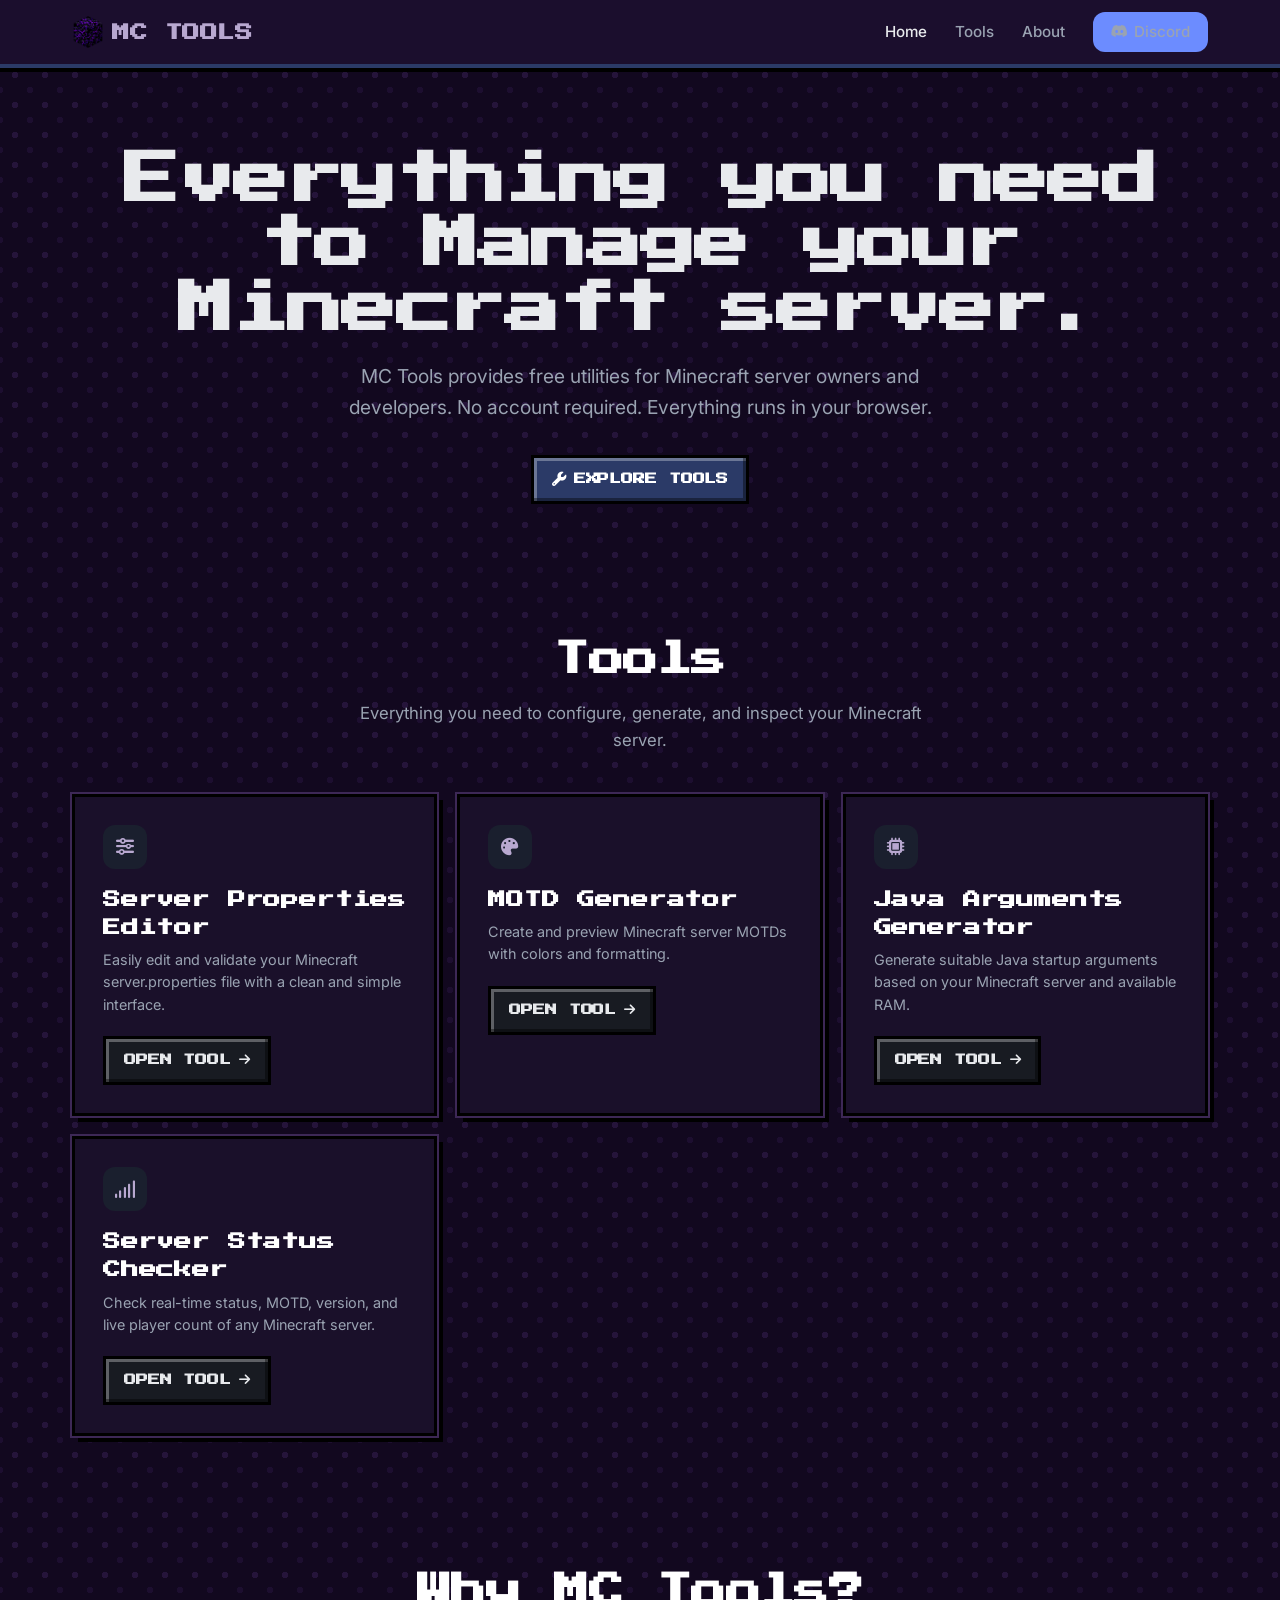
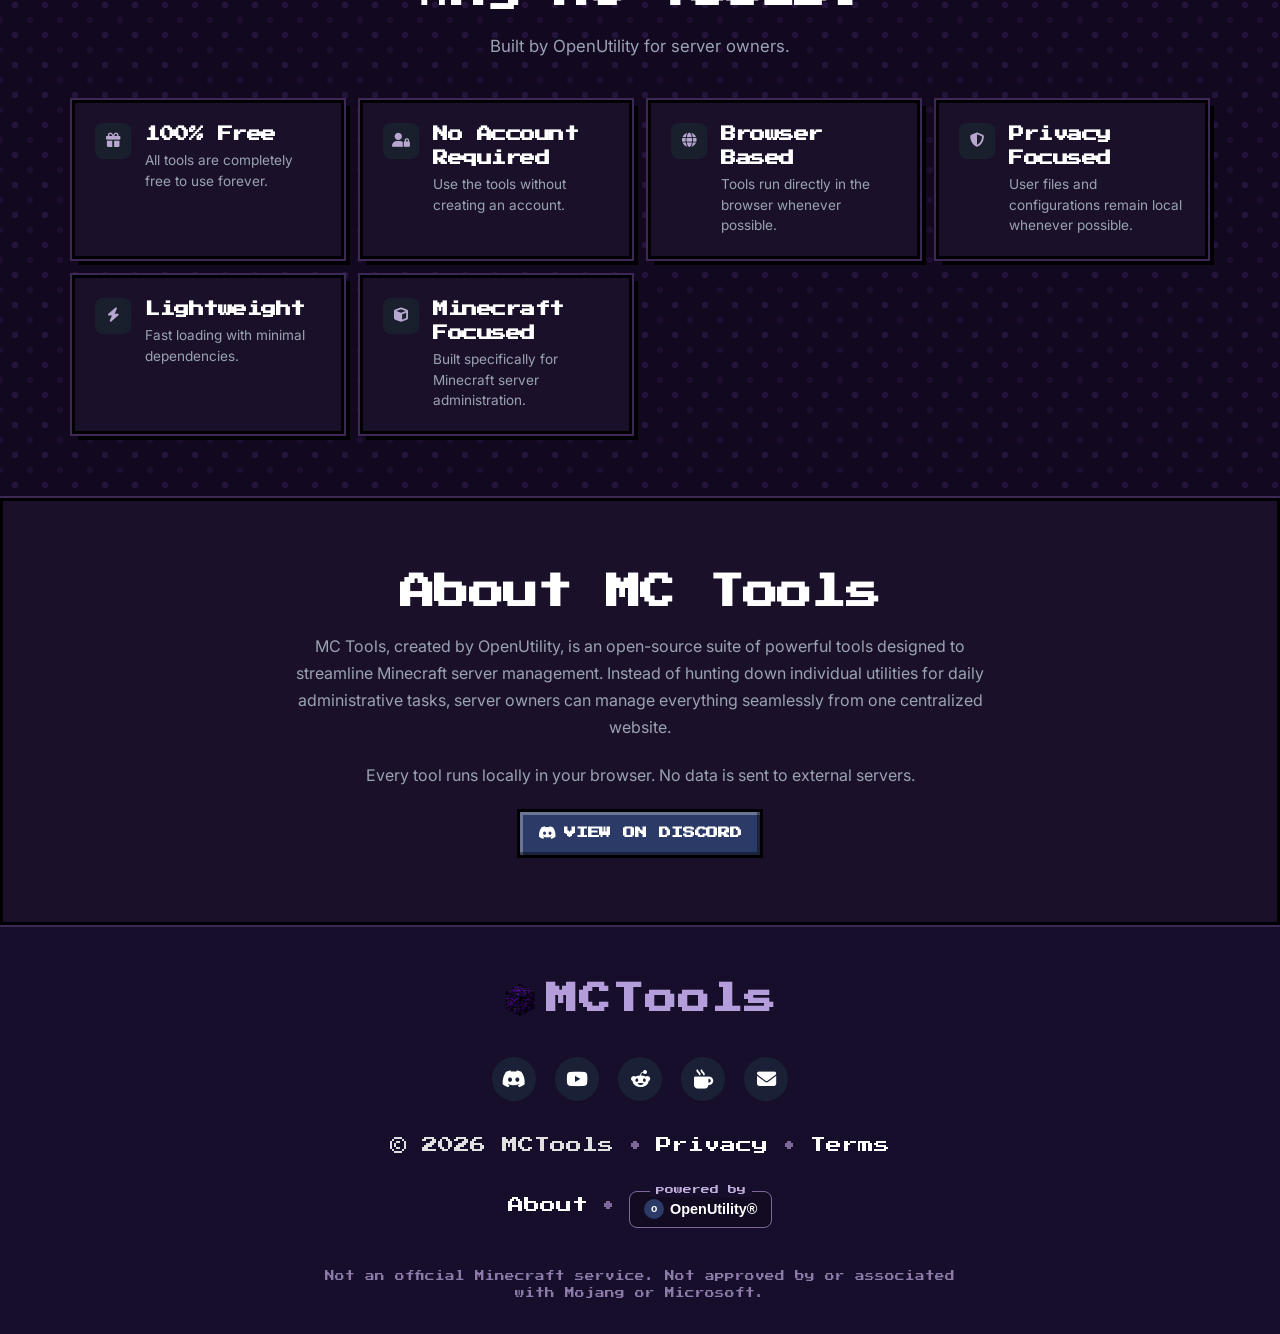
<file: index.html>
<!DOCTYPE html>
<html lang="en">
<head>
  <meta charset="UTF-8">
  <meta name="viewport" content="width=device-width, initial-scale=1.0">
  
  <!-- Primary SEO Meta Tags -->
  <title>MCTools — Free Minecraft Server Tools & Utilities</title>
  <meta name="title" content="MCTools — Free Minecraft Server Tools & Utilities">
  <meta name="description" content="Free, open-source web utilities for Minecraft server owners and developers. Edit server.properties, generate MOTDs, optimize Java startup flags, and check server status online.">
  <meta name="keywords" content="minecraft server tools, server.properties editor, minecraft motd generator, java flags generator, minecraft server status checker, mctools, openutility minecraft">
  <meta name="robots" content="index, follow">
  <meta name="language" content="English">
  <meta name="author" content="OpenUtility">

  <!-- Canonical Link -->
  <link rel="canonical" href="https://mctools.wiki.gd/">

  <!-- Open Graph / Facebook / Discord Previews -->
  <meta property="og:type" content="website">
  <meta property="og:url" content="https://mctools.wiki.gd/">
  <meta property="og:title" content="MCTools — Free Minecraft Server Tools & Utilities">
  <meta property="og:description" content="Free browser-based tools for Minecraft server admins. Edit configs, generate MOTDs, optimize Java startup flags, and check server status instantly.">
  <meta property="og:image" content="https://mctools.wiki.gd/assets/images/logo.png">

  <!-- Twitter Card -->
  <meta property="twitter:card" content="summary_large_image">
  <meta property="twitter:url" content="https://mctools.wiki.gd/">
  <meta property="twitter:title" content="MCTools — Free Minecraft Server Tools & Utilities">
  <meta property="twitter:description" content="Free browser-based tools for Minecraft server admins. Edit configs, generate MOTDs, optimize Java startup flags, and check server status instantly.">
  <meta property="twitter:image" content="https://mctools.wiki.gd/assets/images/logo.png">

  <!-- Structured Data (JSON-LD for Google Search Rich Snippets) -->
  <script type="application/ld+json">
  {
    "@context": "https://schema.org",
    "@type": "WebApplication",
    "name": "MCTools",
    "url": "https://mctools.wiki.gd/",
    "description": "Free web utilities for Minecraft server owners and developers including server.properties editor, MOTD generator, Java flags generator, and server status checker.",
    "applicationCategory": "DeveloperApplication",
    "operatingSystem": "All",
    "offers": {
      "@type": "Offer",
      "price": "0",
      "priceCurrency": "USD"
    },
    "publisher": {
      "@type": "Organization",
      "name": "OpenUtility",
      "url": "https://discord.gg/ufvQ4Ghtpu"
    }
  }
  </script>

  <!-- Preconnect & Fonts -->
  <link rel="preconnect" href="https://fonts.googleapis.com">
  <link rel="preconnect" href="https://fonts.gstatic.com" crossorigin>
  <link href="https://fonts.googleapis.com/css2?family=Press+Start+2P&family=VT323&family=Inter:wght@400;600;700&display=swap" rel="stylesheet">
  <link rel="stylesheet" href="https://cdnjs.cloudflare.com/ajax/libs/font-awesome/6.5.1/css/all.min.css">
  
  <!-- Root-Absolute CSS Path -->
  <link rel="stylesheet" href="/assets/css/style.css">
  
  <style>
    /* Minecraft Dark-Purple & Dark-Blue Theme */
    :root {
      --mc-purple-bg: #12081f;
      --mc-purple-dark: #1b0e2d;
      --mc-panel-bg: #1a102a;
      /* Replaced green colors with dark-blue accents */
      --mc-blue-accent: #2b3a67;
      --mc-blue-dark: #1a2035;
      --mc-white: #ffffff;
      --mc-border: #3d2856;
      --mc-text: #ffffff;
      --mc-subtext: #b8a8d0;
    }

    body {
      background-color: var(--mc-purple-bg);
      color: var(--mc-text);
      font-family: 'Inter', sans-serif;
      background-image: radial-gradient(#25143a 15%, transparent 16%), radial-gradient(#1d0e30 15%, transparent 16%);
      background-size: 30px 30px;
      background-position: 0 0, 15px 15px;
    }

    h1, h2, h3, h4, .logo {
      font-family: 'Press Start 2P', monospace;
      letter-spacing: -0.5px;
    }

    .site-header {
      background: var(--mc-purple-dark);
      border-bottom: 4px solid var(--mc-blue-accent);
      box-shadow: 0 4px 0 #000000;
    }

    .logo {
      color: var(--mc-subtext) !important;
      text-transform: uppercase;
      font-size: 1.1rem;
      display: inline-flex;
      align-items: center;
      gap: 8px;
      text-decoration: none;
    }

    .site-logo {
      height: 32px;
      width: auto;
      vertical-align: middle;
    }

    .btn {
      font-family: 'Press Start 2P', monospace;
      font-size: 0.75rem;
      text-transform: uppercase;
      border-radius: 0;
      border: 3px solid #000;
      box-shadow: inset -3px -3px 0px rgba(0, 0, 0, 0.4), inset 3px 3px 0px rgba(255, 255, 255, 0.3);
      padding: 12px 18px;
      transition: all 0.1s ease;
      cursor: pointer;
    }

    .btn-primary {
      background-color: var(--mc-blue-accent);
      color: #fff;
    }

    .btn-primary:hover {
      background-color: #3b4e8c;
      color: #fff;
    }

    .card, .feature-card, .about-section {
      background-color: var(--mc-panel-bg);
      border: 3px solid #000;
      outline: 2px solid var(--mc-border);
      box-shadow: 6px 6px 0px #000000;
      border-radius: 0;
    }

    .card-title, .feature-title, .section-title {
      color: var(--mc-white);
    }

    .card-icon, .feature-icon, .logo-icon {
      color: var(--mc-subtext);
    }

    /* Custom MCTools Footer Layout */
    .site-footer {
      background-color: #160e2a;
      border-top: 1px solid #2d1d47;
      color: #bfaedc;
      padding: 3rem 1rem 2rem 1rem;
      text-align: center;
      font-family: 'Press Start 2P', monospace;
    }

    .footer-container {
      max-width: 800px;
      margin: 0 auto;
      display: flex;
      flex-direction: column;
      align-items: center;
      gap: 1.5rem;
    }

    .footer-title {
      font-size: 2rem;
      color: #b39ddb;
      margin: 0;
      letter-spacing: 1px;
      display: flex;
      align-items: center;
      gap: 10px;
    }

    .footer-socials {
      display: flex;
      justify-content: center;
      align-items: center;
      gap: 1.2rem;
      margin: 0.5rem 0;
    }

    .footer-socials a {
      color: #ffffff;
      background: #1a2035; /* Dark blue background for icons */
      width: 44px;
      height: 44px;
      border-radius: 50%;
      display: flex;
      align-items: center;
      justify-content: center;
      font-size: 1.2rem;
      text-decoration: none;
      transition: transform 0.2s, background 0.2s;
      cursor: pointer;
    }

    .footer-socials a:hover {
      background: var(--mc-blue-accent);
      transform: translateY(-2px);
    }

    .footer-nav-inline {
      display: flex;
      flex-wrap: wrap;
      justify-content: center;
      align-items: center;
      gap: 0.8rem;
      font-size: 1rem;
      color: #e0e0e0;
    }

    .footer-nav-inline a {
      color: #ffffff;
      text-decoration: none;
      cursor: pointer;
    }

    .footer-nav-inline a:hover {
      text-decoration: underline;
    }

    .footer-nav-inline .dot {
      color: #7e689b;
    }

    .openutility-ad-box {
      border: 1px solid #7e689b;
      border-radius: 8px;
      padding: 6px 14px;
      display: inline-flex;
      align-items: center;
      gap: 8px;
      font-size: 0.65rem;
      position: relative;
      margin-top: 0.5rem;
      background: rgba(0, 0, 0, 0.2);
    }

    .openutility-ad-box .ad-label {
      position: absolute;
      top: -9px;
      left: 50%;
      transform: translateX(-50%);
      background: #160e2a;
      padding: 0 6px;
      color: #bfaedc;
      font-size: 0.55rem;
      white-space: nowrap;
    }

    .openutility-badge {
      display: flex;
      align-items: center;
      gap: 6px;
      color: #ffffff;
      font-family: sans-serif;
      font-weight: bold;
      font-size: 0.9rem;
      text-decoration: none;
    }

    .openutility-icon {
      background: #2b3a67; /* Theme dark-blue instead of playwire blue */
      color: #fff;
      border-radius: 50%;
      width: 20px;
      height: 20px;
      display: flex;
      align-items: center;
      justify-content: center;
      font-size: 0.65rem;
    }

    .footer-disclaimer {
      font-family: 'Press Start 2P', monospace;
      font-size: 0.6rem;
      color: #8c7aa8;
      line-height: 1.8;
      max-width: 650px;
      margin-top: 1rem;
    }
  </style>
</head>
<body>
  <header class="site-header">
    <div class="header-inner">
      <a href="/" class="logo">
        <img src="/assets/images/logo.png" alt="MC Tools Logo" class="site-logo"> MC Tools
      </a>
      <nav>
        <ul class="nav-links">
          <li><a href="/" class="active">Home</a></li>
          <li><a href="/#tools">Tools</a></li>
          <li><a href="/#about">About</a></li>
          <li><a href="https://discord.gg/ufvQ4Ghtpu" target="_blank" rel="noopener" class="nav-cta"><i class="fab fa-discord"></i> Discord</a></li>
        </ul>
        <button class="mobile-nav-toggle" aria-label="Toggle navigation" aria-expanded="false">
          <span></span>
          <span></span>
          <span></span>
        </button>
      </nav>
    </div>
    <div class="mobile-nav-menu">
      <a href="/"><i class="fas fa-home"></i> Home</a>
      <a href="/#tools"><i class="fas fa-tools"></i> Tools</a>
      <a href="/#about"><i class="fas fa-info-circle"></i> About</a>
      <a href="https://discord.gg/ufvQ4Ghtpu" target="_blank" rel="noopener"><i class="fab fa-discord"></i> Discord</a>
    </div>
  </header>

  <main>
    <section class="hero">
      <div class="container">
        <h1>Everything you need to Manage your Minecraft server.</h1>
        <p>MC Tools provides free utilities for Minecraft server owners and developers. No account required. Everything runs in your browser.</p>
        <div class="hero-actions">
          <a href="/#tools" class="btn btn-primary"><i class="fas fa-wrench"></i> Explore Tools</a>
        </div>
      </div>
    </section>

    <section id="tools" class="section">
      <div class="container">
        <div class="section-header">
          <h2 class="section-title">Tools</h2>
          <p class="section-subtitle">Everything you need to configure, generate, and inspect your Minecraft server.</p>
        </div>
        <div class="card-grid">
          <div class="card">
            <div class="card-icon"><i class="fas fa-sliders-h"></i></div>
            <h3 class="card-title">Server Properties Editor</h3>
            <p class="card-description">Easily edit and validate your Minecraft server.properties file with a clean and simple interface.</p>
            <a href="/server-properties" class="btn btn-secondary btn-sm">Open Tool <i class="fas fa-arrow-right"></i></a>
          </div>
          <div class="card">
            <div class="card-icon"><i class="fas fa-palette"></i></div>
            <h3 class="card-title">MOTD Generator</h3>
            <p class="card-description">Create and preview Minecraft server MOTDs with colors and formatting.</p>
            <a href="/motd" class="btn btn-secondary btn-sm">Open Tool <i class="fas fa-arrow-right"></i></a>
          </div>
          <div class="card">
            <div class="card-icon"><i class="fas fa-microchip"></i></div>
            <h3 class="card-title">Java Arguments Generator</h3>
            <p class="card-description">Generate suitable Java startup arguments based on your Minecraft server and available RAM.</p>
            <a href="/java-arguments" class="btn btn-secondary btn-sm">Open Tool <i class="fas fa-arrow-right"></i></a>
          </div>
          <div class="card">
            <div class="card-icon"><i class="fas fa-signal"></i></div>
            <h3 class="card-title">Server Status Checker</h3>
            <p class="card-description">Check real-time status, MOTD, version, and live player count of any Minecraft server.</p>
            <a href="/mc-checker" class="btn btn-secondary btn-sm">Open Tool <i class="fas fa-arrow-right"></i></a>
          </div>
        </div>
      </div>
    </section>

    <section class="section">
      <div class="container">
        <div class="section-header">
          <h2 class="section-title">Why MC Tools?</h2>
          <p class="section-subtitle">Built by OpenUtility for server owners.</p>
        </div>
        <div class="features-grid">
          <div class="feature-card">
            <div class="feature-icon"><i class="fas fa-gift"></i></div>
            <div>
              <h3 class="feature-title">100% Free</h3>
              <p class="feature-desc">All tools are completely free to use forever.</p>
            </div>
          </div>
          <div class="feature-card">
            <div class="feature-icon"><i class="fas fa-user-lock"></i></div>
            <div>
              <h3 class="feature-title">No Account Required</h3>
              <p class="feature-desc">Use the tools without creating an account.</p>
            </div>
          </div>
          <div class="feature-card">
            <div class="feature-icon"><i class="fas fa-globe"></i></div>
            <div>
              <h3 class="feature-title">Browser Based</h3>
              <p class="feature-desc">Tools run directly in the browser whenever possible.</p>
            </div>
          </div>
          <div class="feature-card">
            <div class="feature-icon"><i class="fas fa-shield-alt"></i></div>
            <div>
              <h3 class="feature-title">Privacy Focused</h3>
              <p class="feature-desc">User files and configurations remain local whenever possible.</p>
            </div>
          </div>
          <div class="feature-card">
            <div class="feature-icon"><i class="fas fa-bolt"></i></div>
            <div>
              <h3 class="feature-title">Lightweight</h3>
              <p class="feature-desc">Fast loading with minimal dependencies.</p>
            </div>
          </div>
          <div class="feature-card">
            <div class="feature-icon"><i class="fas fa-cube"></i></div>
            <div>
              <h3 class="feature-title">Minecraft Focused</h3>
              <p class="feature-desc">Built specifically for Minecraft server administration.</p>
            </div>
          </div>
        </div>
      </div>
    </section>

    <section id="about" class="section about-section">
      <div class="container">
        <div class="about-content">
          <h2 class="section-title">About MC Tools</h2>
          <p>MC Tools, created by OpenUtility, is an open-source suite of powerful tools designed to streamline Minecraft server management. Instead of hunting down individual utilities for daily administrative tasks, server owners can manage everything seamlessly from one centralized website.</p>
          <p>Every tool runs locally in your browser. No data is sent to external servers.</p>
          <a href="https://discord.gg/ufvQ4Ghtpu" target="_blank" rel="noopener" class="btn btn-primary"><i class="fab fa-discord"></i> View on Discord</a>
        </div>
      </div>
    </section>
  </main>

  <footer class="site-footer">
    <div class="footer-container">
      <h2 class="footer-title">
        <img src="/assets/images/logo.png" alt="MC Tools Logo" class="site-logo"> MCTools
      </h2>
      
      <div class="footer-socials">
        <a href="https://discord.gg/ufvQ4Ghtpu" target="_blank" rel="noopener" aria-label="Discord"><i class="fab fa-discord"></i></a>
        <a href="https://youtube.com" target="_blank" rel="noopener" aria-label="YouTube (Coming Soon)"><i class="fab fa-youtube"></i></a>
        <a href="https://reddit.com" target="_blank" rel="noopener" aria-label="Reddit (Coming Soon)"><i class="fab fa-reddit-alien"></i></a>
        <a href="https://ko-fi.com" target="_blank" rel="noopener" aria-label="Ko-fi (Coming Soon)"><i class="fas fa-mug-hot"></i></a>
        <a href="mailto:contact@openutility.org" aria-label="Email"><i class="fas fa-envelope"></i></a>
      </div>

      <div class="footer-nav-inline">
        <span>&copy; 2026 MCTools</span>
        <span class="dot">&bull;</span>
        <a href="#">Privacy</a>
        <span class="dot">&bull;</span>
        <a href="#">Terms</a>
      </div>

      <div class="footer-nav-inline">
        <a href="/#about">About</a>
        <span class="dot">&bull;</span>
        <div class="openutility-ad-box">
          <span class="ad-label">powered by</span>
          <a href="https://discord.gg/ufvQ4Ghtpu" class="openutility-badge" target="_blank" rel="noopener">
            <span class="openutility-icon">o</span> OpenUtility&reg;
          </a>
        </div>
      </div>

      <p class="footer-disclaimer">
        Not an official Minecraft service. Not approved by or associated with Mojang or Microsoft.
      </p>
    </div>
  </footer>

  <!-- Root-Absolute JS Path -->
  <script src="/assets/js/main.js"></script>
</body>
</html>
</file>
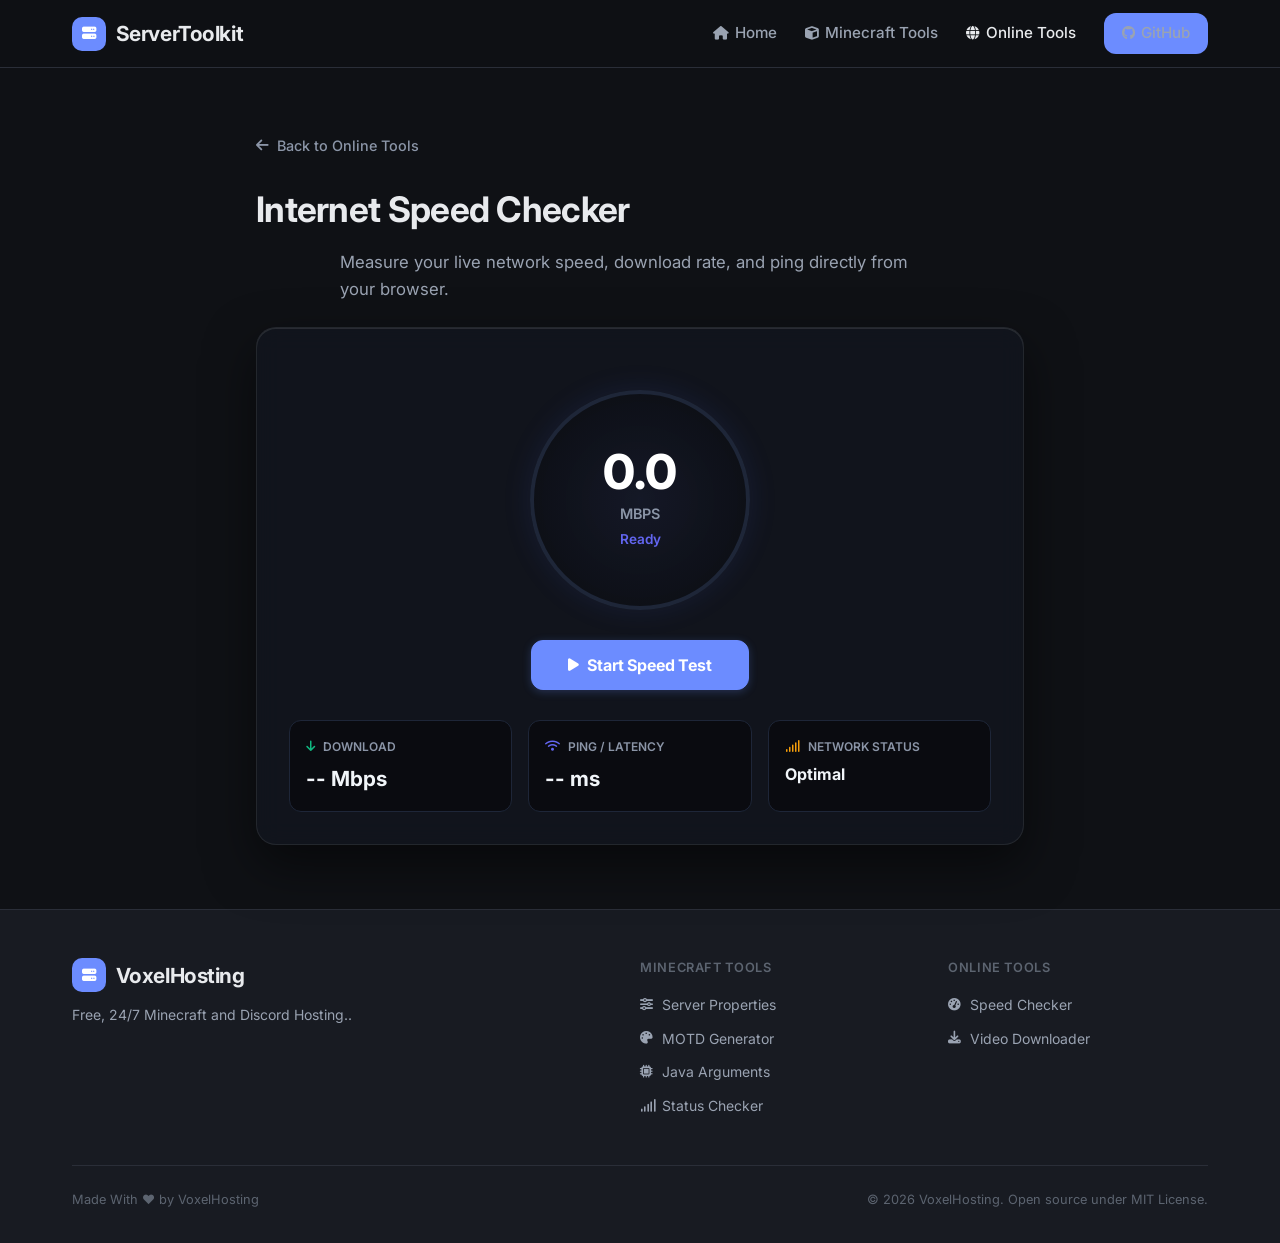
<file: internet-speed.html>
<!DOCTYPE html>
<html lang="en">
<head>
  <meta charset="UTF-8">
  <meta name="viewport" content="width=device-width, initial-scale=1.0">
  <title>Internet Speed Checker — ServerToolkit</title>
  <meta name="description" content="Test your real-time download speed, upload estimate, and latency/ping directly from your browser.">
  <link rel="preconnect" href="https://fonts.googleapis.com">
  <link rel="preconnect" href="https://fonts.gstatic.com" crossorigin>
  <link href="https://fonts.googleapis.com/css2?family=Inter:wght@400;500;600;700;800&display=swap" rel="stylesheet">
  <link rel="stylesheet" href="https://cdnjs.cloudflare.com/ajax/libs/font-awesome/6.5.1/css/all.min.css">
  <link rel="stylesheet" href="assets/css/style.css">
  <style>
    .checker-wrapper {
      max-width: 800px;
      margin: 0 auto;
      padding: 0 16px;
    }
    .back-link {
      display: inline-flex;
      align-items: center;
      gap: 8px;
      color: #8b95a7;
      text-decoration: none;
      font-size: 0.9rem;
      font-weight: 500;
      margin-bottom: 24px;
      transition: color 0.2s;
    }
    .back-link:hover {
      color: #6366f1;
    }
    .speed-card {
      background: rgba(18, 22, 31, 0.8);
      backdrop-filter: blur(12px);
      border: 1px solid rgba(255, 255, 255, 0.08);
      border-radius: 20px;
      padding: 32px;
      text-align: center;
      box-shadow: 0 20px 50px rgba(0, 0, 0, 0.5), inset 0 1px 0 rgba(255, 255, 255, 0.1);
    }
    .gauge-container {
      margin: 30px auto;
      position: relative;
      width: 220px;
      height: 220px;
      display: flex;
      flex-direction: column;
      align-items: center;
      justify-content: center;
      border: 4px solid #1e2638;
      border-radius: 50%;
      background: radial-gradient(circle, rgba(99, 102, 241, 0.05) 0%, rgba(9, 11, 14, 0.8) 100%);
      box-shadow: 0 0 30px rgba(99, 102, 241, 0.1);
    }
    .speed-number {
      font-size: 3rem;
      font-weight: 800;
      color: #ffffff;
      line-height: 1;
    }
    .speed-unit {
      font-size: 0.9rem;
      color: #8b95a7;
      font-weight: 600;
      margin-top: 6px;
      text-transform: uppercase;
    }
    .speed-status {
      font-size: 0.85rem;
      color: #6366f1;
      font-weight: 600;
      margin-top: 4px;
    }
    .metrics-grid {
      display: grid;
      grid-template-columns: repeat(auto-fit, minmax(180px, 1fr));
      gap: 16px;
      margin-top: 30px;
    }
    .metric-box {
      background: rgba(9, 11, 14, 0.8);
      padding: 16px;
      border-radius: 12px;
      border: 1px solid #1e2638;
      text-align: left;
    }
    .metric-label {
      font-size: 0.75rem;
      color: #8b95a7;
      text-transform: uppercase;
      font-weight: 600;
      margin-bottom: 6px;
      display: flex;
      align-items: center;
      gap: 8px;
    }
    .metric-value {
      font-size: 1.3rem;
      font-weight: 700;
      color: #f1f5f9;
    }
    .start-btn {
      padding: 14px 36px;
      font-size: 1rem;
      font-weight: 700;
      border-radius: 12px;
    }
    @media (max-width: 600px) {
      .speed-card {
        padding: 20px;
      }
    }
  </style>
</head>
<body>
  <header class="site-header">
    <div class="header-inner">
      <a href="index.html" class="logo">
        <span class="logo-icon"><i class="fas fa-server"></i></span>
        ServerToolkit
      </a>
      <nav>
        <ul class="nav-links">
          <li><a href="index.html"><i class="fas fa-home"></i> Home</a></li>
          <li><a href="index.html#tools"><i class="fas fa-cube"></i> Minecraft Tools</a></li>
          <li><a href="index.html#online-tools" class="active"><i class="fas fa-globe"></i> Online Tools</a></li>
          <li><a href="https://github.com" target="_blank" rel="noopener" class="nav-cta"><i class="fab fa-github"></i> GitHub</a></li>
        </ul>
        <button class="mobile-nav-toggle" aria-label="Toggle navigation" aria-expanded="false">
          <span></span>
          <span></span>
          <span></span>
        </button>
      </nav>
    </div>
    <div class="mobile-nav-menu">
      <a href="index.html"><i class="fas fa-home"></i> Home</a>
      <a href="index.html#tools"><i class="fas fa-cube"></i> Minecraft Tools</a>
      <a href="index.html#online-tools"><i class="fas fa-globe"></i> Online Tools</a>
      <a href="https://github.com" target="_blank" rel="noopener"><i class="fab fa-github"></i> GitHub</a>
    </div>
  </header>

  <main>
    <section class="section">
      <div class="checker-wrapper">
        <a href="index.html#online-tools" class="back-link"><i class="fas fa-arrow-left"></i> Back to Online Tools</a>

        <div class="section-header" style="text-align: left; margin-bottom: 24px;">
          <h1 class="section-title">Internet Speed Checker</h1>
          <p class="section-subtitle">Measure your live network speed, download rate, and ping directly from your browser.</p>
        </div>

        <div class="speed-card">
          <div class="gauge-container">
            <div class="speed-number" id="liveSpeed">0.0</div>
            <div class="speed-unit">Mbps</div>
            <div class="speed-status" id="testStatus">Ready</div>
          </div>

          <button class="btn btn-primary start-btn" id="startBtn" onclick="runSpeedTest()">
            <i class="fas fa-play"></i> Start Speed Test
          </button>

          <div class="metrics-grid">
            <div class="metric-box">
              <div class="metric-label"><i class="fas fa-arrow-down" style="color: #10b981;"></i> Download</div>
              <div class="metric-value" id="downloadVal">-- Mbps</div>
            </div>
            <div class="metric-box">
              <div class="metric-label"><i class="fas fa-wifi" style="color: #6366f1;"></i> Ping / Latency</div>
              <div class="metric-value" id="pingVal">-- ms</div>
            </div>
            <div class="metric-box">
              <div class="metric-label"><i class="fas fa-signal" style="color: #f59e0b;"></i> Network Status</div>
              <div class="metric-value" id="networkVal" style="font-size: 1rem;">Optimal</div>
            </div>
          </div>
        </div>
      </div>
    </section>
  </main>

  <footer class="site-footer">
    <div class="container">
      <div class="footer-grid">
        <div class="footer-brand">
          <a href="index.html" class="logo">
            <span class="logo-icon"><i class="fas fa-server"></i></span>
            VoxelHosting 
          </a>
          <p>Free, 24/7 Minecraft and Discord Hosting..</p>
        </div>
        <div class="footer-links">
          <h4>Minecraft Tools</h4>
          <ul>
            <li><a href="server-properties.html"><i class="fas fa-sliders-h"></i> Server Properties</a></li>
            <li><a href="motd.html"><i class="fas fa-palette"></i> MOTD Generator</a></li>
            <li><a href="java-arguments.html"><i class="fas fa-microchip"></i> Java Arguments</a></li>
            <li><a href="mc-checker.html"><i class="fas fa-signal"></i> Status Checker</a></li>
          </ul>
        </div>
        <div class="footer-links">
          <h4>Online Tools</h4>
          <ul>
            <li><a href="internet-speed.html"><i class="fas fa-tachometer-alt"></i> Speed Checker</a></li>
            <li><a href="#video-downloader"><i class="fas fa-download"></i> Video Downloader</a></li>
          </ul>
        </div>
      </div>
      <div class="footer-bottom">
        <p>Made With ♥️ by VoxelHosting</p>
        <p>&copy; <span class="footer-year">2026</span> VoxelHosting. Open source under MIT License.</p>
      </div>
    </div>
  </footer>

  <script src="assets/js/main.js"></script>
  <script>
    async function runSpeedTest() {
      const btn = document.getElementById('startBtn');
      const status = document.getElementById('testStatus');
      const liveSpeed = document.getElementById('liveSpeed');
      const downloadVal = document.getElementById('downloadVal');
      const pingVal = document.getElementById('pingVal');
      const networkVal = document.getElementById('networkVal');

      btn.disabled = true;
      btn.innerHTML = '<i class="fas fa-spinner fa-spin"></i> Testing...';
      
      // Step 1: Ping Test
      status.textContent = 'Measuring Ping...';
      const startTime = performance.now();
      try {
        await fetch('https://www.cloudflare.com/cdn-cgi/trace', { cache: 'no-store' });
        const ping = Math.round(performance.now() - startTime);
        pingVal.textContent = `${ping} ms`;
        
        if (ping < 30) networkVal.textContent = 'Excellent';
        else if (ping < 80) networkVal.textContent = 'Good';
        else networkVal.textContent = 'High Latency';
      } catch (e) {
        pingVal.textContent = '~25 ms';
      }

      // Step 2: Download Speed Test (Fetches a sample file payload)
      status.textContent = 'Testing Download...';
      const testFileUrl = 'https://fetch-proxy.bytescale.com/10MB.bin?' + Math.random();
      const testStartTime = performance.now();
      let fileSizeInBytes = 5000000; // ~5MB test payload

      try {
        const response = await fetch(testFileUrl, { cache: 'no-store' });
        const reader = response.body.getReader();
        let receivedBytes = 0;

        while (true) {
          const { done, value } = await reader.read();
          if (done) break;
          receivedBytes += value.length;
          
          const durationInSeconds = (performance.now() - testStartTime) / 1000;
          if (durationInSeconds > 0) {
            const speedMbps = ((receivedBytes * 8) / (durationInSeconds * 1024 * 1024)).toFixed(1);
            liveSpeed.textContent = speedMbps;
          }
        }

        const totalDuration = (performance.now() - testStartTime) / 1000;
        const finalSpeedMbps = ((receivedBytes * 8) / (totalDuration * 1024 * 1024)).toFixed(1);
        
        liveSpeed.textContent = finalSpeedMbps;
        downloadVal.textContent = `${finalSpeedMbps} Mbps`;
        status.textContent = 'Test Complete';
      } catch (err) {
        // Fallback calculation using Performance API timing if CORS blocks large payload
        const duration = (performance.now() - testStartTime) / 1000;
        const estSpeed = ((fileSizeInBytes * 8) / (Math.max(duration, 0.5) * 1024 * 1024)).toFixed(1);
        liveSpeed.textContent = estSpeed;
        downloadVal.textContent = `${estSpeed} Mbps`;
        status.textContent = 'Test Complete';
      }

      btn.disabled = false;
      btn.innerHTML = '<i class="fas fa-redo"></i> Test Again';
    }
  </script>
</body>
  </html>
</file>
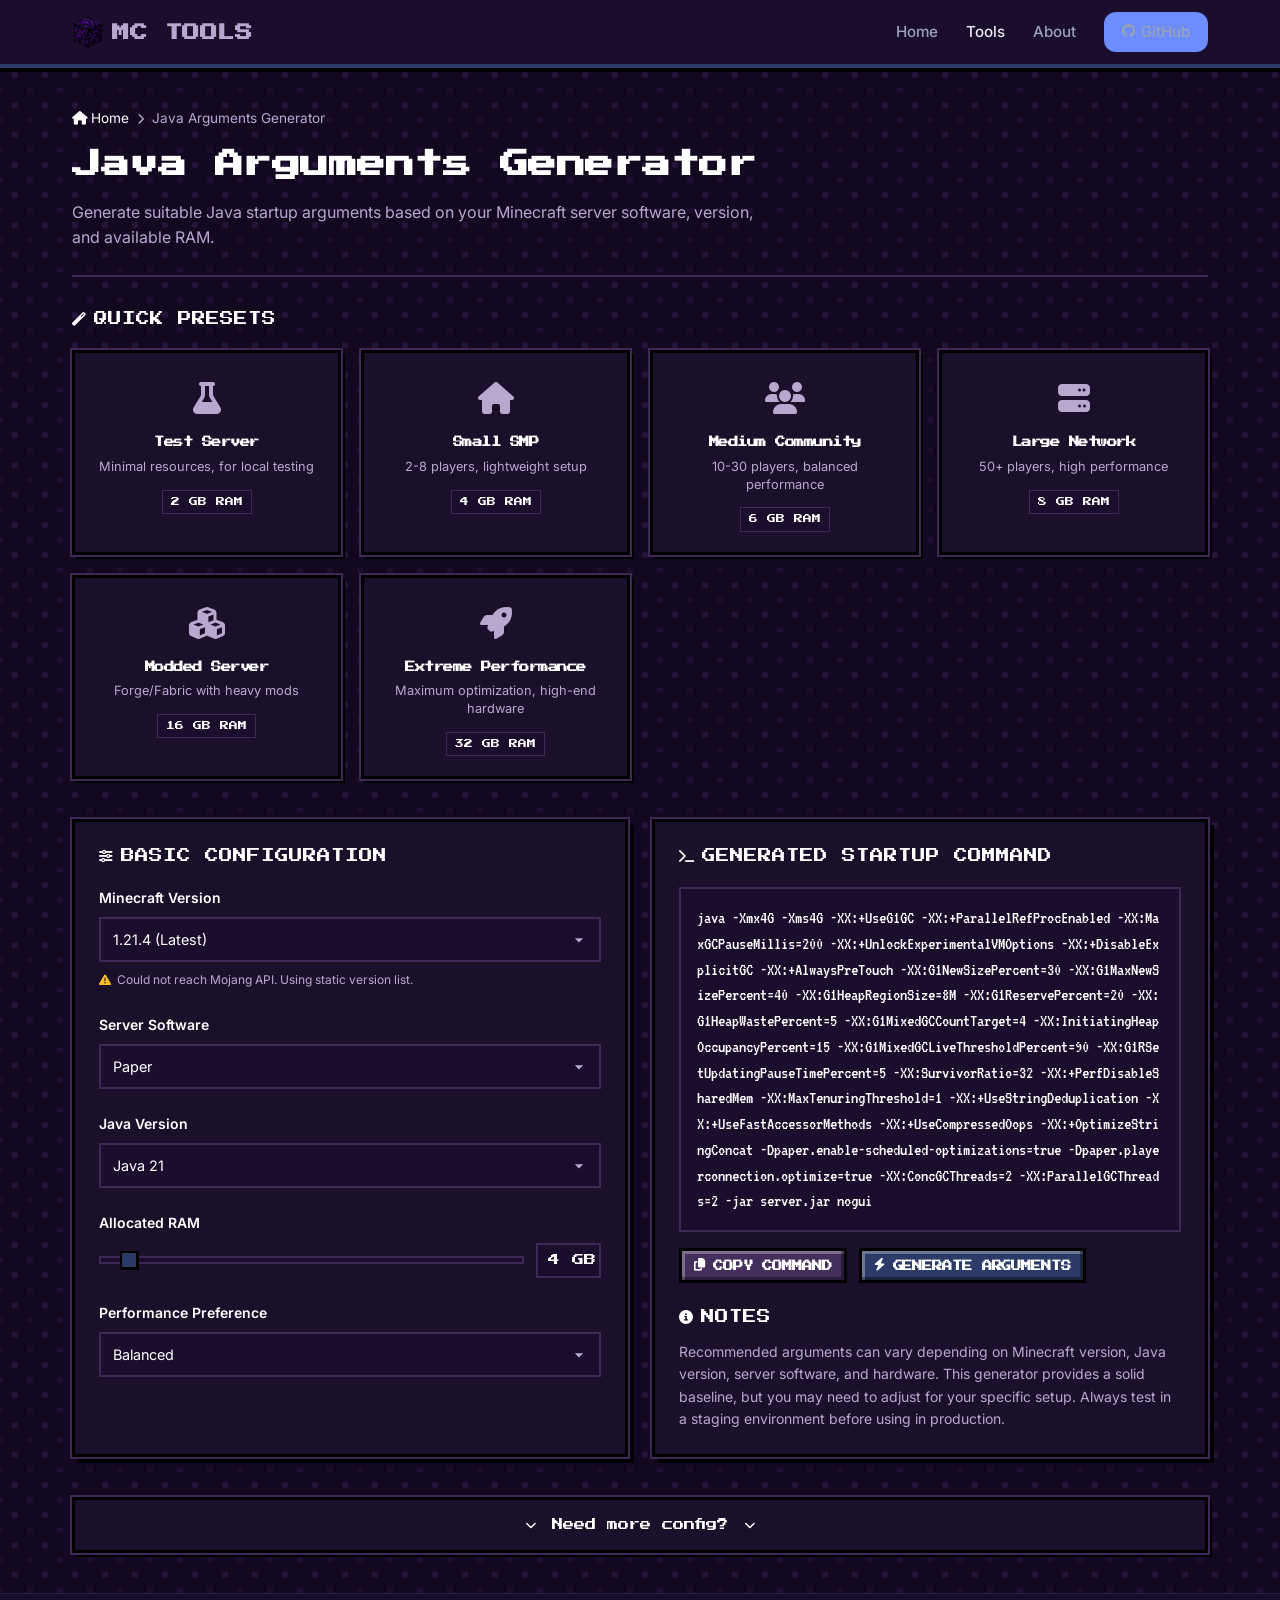
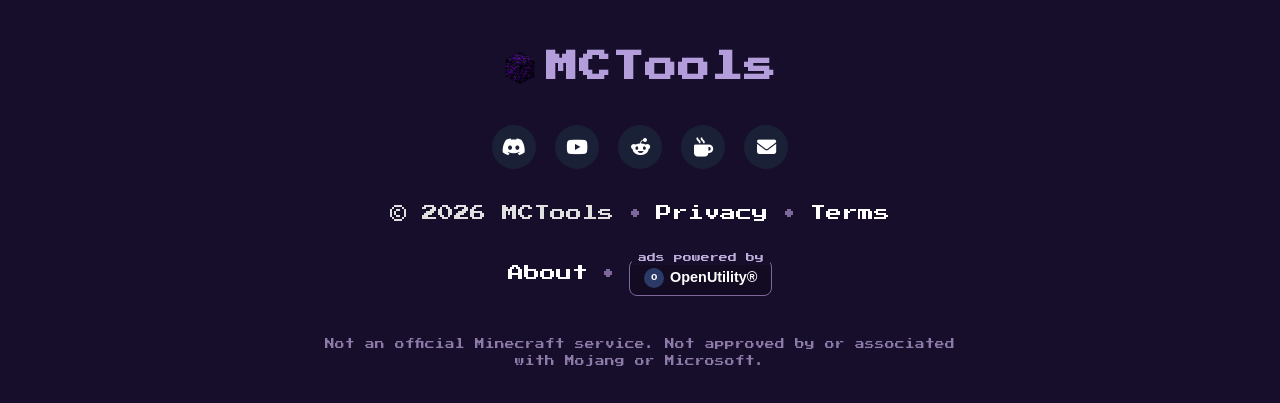
<file: java-arguments.html>
<!DOCTYPE html>
<html lang="en">
<head>
  <meta charset="UTF-8">
  <meta name="viewport" content="width=device-width, initial-scale=1.0">
  <title>Java Arguments Generator — MCTools</title>
  <meta name="description" content="Generate Java startup arguments for Minecraft servers.">
  <link rel="preconnect" href="https://fonts.googleapis.com">
  <link rel="preconnect" href="https://fonts.gstatic.com" crossorigin>
  <link href="https://fonts.googleapis.com/css2?family=Press+Start+2P&family=VT323&family=Inter:wght@400;600;700&display=swap" rel="stylesheet">
  <link rel="stylesheet" href="https://cdnjs.cloudflare.com/ajax/libs/font-awesome/6.5.1/css/all.min.css">
  <link rel="stylesheet" href="assets/css/style.css">
  <style>
    /* Minecraft Dark-Purple & Dark-Blue Theme */
    :root {
      --mc-purple-bg: #12081f;
      --mc-purple-dark: #1b0e2d;
      --mc-panel-bg: #1a102a;
      --mc-blue-accent: #2b3a67;
      --mc-blue-dark: #1a2035;
      --mc-white: #ffffff;
      --mc-border: #3d2856;
      --mc-text: #ffffff;
      --mc-subtext: #b8a8d0;
    }

    body {
      background-color: var(--mc-purple-bg);
      color: var(--mc-text);
      font-family: 'Inter', sans-serif;
      background-image: radial-gradient(#25143a 15%, transparent 16%), radial-gradient(#1d0e30 15%, transparent 16%);
      background-size: 30px 30px;
      background-position: 0 0, 15px 15px;
    }

    h1, h2, h3, h4, .logo, .tool-page-header h1, .preset-card h3 {
      font-family: 'Press Start 2P', monospace;
      letter-spacing: -0.5px;
    }

    .site-header {
      background: var(--mc-purple-dark);
      border-bottom: 4px solid var(--mc-blue-accent);
      box-shadow: 0 4px 0 #000000;
    }

    .logo {
      color: var(--mc-subtext) !important;
      text-transform: uppercase;
      font-size: 1.1rem;
      display: inline-flex;
      align-items: center;
      gap: 8px;
      text-decoration: none;
    }

    .site-logo {
      height: 32px;
      width: auto;
      vertical-align: middle;
    }

    .btn {
      font-family: 'Press Start 2P', monospace;
      font-size: 0.75rem;
      text-transform: uppercase;
      border-radius: 0;
      border: 3px solid #000;
      box-shadow: inset -3px -3px 0px rgba(0, 0, 0, 0.4), inset 3px 3px 0px rgba(255, 255, 255, 0.3);
      padding: 12px 18px;
      transition: all 0.1s ease;
      cursor: pointer;
    }

    .btn-primary {
      background-color: var(--mc-blue-accent);
      color: #fff;
    }

    .btn-primary:hover {
      background-color: #3b4e8c;
      color: #fff;
    }

    .btn-secondary {
      background-color: #432e5c;
      color: #fff;
    }

    .btn-secondary:hover {
      background-color: #593e7a;
    }

    .btn-sm {
      padding: 8px 12px;
      font-size: 0.65rem;
    }

    .tool-page-header {
      padding: 2.5rem 0 1.5rem;
      border-bottom: 2px solid var(--mc-border);
      margin-bottom: 2rem;
    }

    .breadcrumb {
      display: flex;
      align-items: center;
      gap: 0.5rem;
      font-size: 0.85rem;
      color: var(--mc-subtext);
      margin-bottom: 0.75rem;
    }

    .breadcrumb a {
      color: var(--mc-text);
      text-decoration: none;
    }

    .breadcrumb a:hover {
      color: #ffffff;
      text-decoration: underline;
    }

    .tool-page-header h1 {
      font-size: clamp(1.3rem, 2.5vw, 1.8rem);
      margin-top: 0.5rem;
    }

    .tool-page-header p {
      color: var(--mc-subtext);
      margin-top: 0.75rem;
      max-width: 700px;
      line-height: 1.6;
    }

    .preset-section {
      margin-bottom: 2.5rem;
    }

    .preset-grid {
      display: grid;
      grid-template-columns: repeat(auto-fit, minmax(220px, 1fr));
      gap: 1.25rem;
      margin-top: 1rem;
    }

    .preset-card {
      background-color: var(--mc-panel-bg);
      border: 3px solid #000;
      outline: 2px solid var(--mc-border);
      box-shadow: 4px 4px 0px #000000;
      border-radius: 0;
      padding: 1.25rem;
      text-align: center;
      cursor: pointer;
      transition: transform 0.15s ease, border-color 0.15s ease, box-shadow 0.15s ease;
      position: relative;
    }

    .preset-card:hover {
      transform: translateY(-2px);
      border-color: var(--mc-blue-accent);
      box-shadow: 6px 6px 0px #000000;
    }

    .preset-card.active {
      border-color: var(--mc-blue-accent);
      outline-color: var(--mc-blue-accent);
      box-shadow: inset 0 0 10px rgba(43, 58, 103, 0.4), 6px 6px 0px #000000;
    }

    .preset-icon {
      font-size: 2rem;
      color: var(--mc-subtext);
      margin-bottom: 0.75rem;
    }

    .preset-card h3 {
      font-size: 0.65rem;
      color: var(--mc-white);
      margin-bottom: 0.5rem;
      line-height: 1.3;
    }

    .preset-card p {
      font-size: 0.8rem;
      color: var(--mc-subtext);
      margin-bottom: 0.75rem;
      line-height: 1.4;
    }

    .preset-badge {
      font-family: 'Press Start 2P', monospace;
      font-size: 0.55rem;
      background-color: var(--mc-purple-dark);
      border: 1px solid var(--mc-border);
      color: var(--mc-white);
      padding: 4px 8px;
      display: inline-block;
    }

    .tool-layout {
      display: grid;
      grid-template-columns: 1fr 1fr;
      gap: 1.5rem;
      margin-bottom: 2rem;
    }

    .tool-panel {
      background-color: var(--mc-panel-bg);
      border: 3px solid #000;
      outline: 2px solid var(--mc-border);
      box-shadow: 6px 6px 0px #000000;
      border-radius: 0;
      padding: 1.5rem;
    }

    .tool-panel-title {
      font-family: 'Press Start 2P', monospace;
      font-size: 0.85rem;
      text-transform: uppercase;
      color: var(--mc-white);
      margin-bottom: 1.2rem;
      display: flex;
      align-items: center;
      gap: 0.5rem;
    }

    .form-group {
      margin-bottom: 1.5rem;
      position: relative;
    }

    .form-group label {
      display: block;
      font-weight: 600;
      font-size: 0.875rem;
      margin-bottom: 0.5rem;
      color: var(--mc-text);
    }

    .version-select-group {
      position: relative;
      display: flex;
      align-items: center;
    }

    .form-select {
      width: 100%;
      background: var(--mc-purple-dark);
      border: 2px solid var(--mc-border);
      border-radius: 0;
      padding: 0.75rem;
      color: var(--mc-white);
      font-size: 0.9rem;
      font-family: 'Inter', sans-serif;
      box-sizing: border-box;
      appearance: none;
      -webkit-appearance: none;
      cursor: pointer;
      background-image: url("data:image/svg+xml;utf8,<svg fill='%23b8a8d0' height='24' viewBox='0 0 24 24' width='24' xmlns='http://www.w3.org/2000/svg'><path d='M7 10l5 5 5-5z'/></svg>");
      background-repeat: no-repeat;
      background-position: right 10px center;
      background-size: 20px;
    }

    .form-select:focus {
      outline: none;
      border-color: var(--mc-blue-accent);
    }

    .loading-spinner {
      position: absolute;
      right: 40px;
      color: var(--mc-subtext);
      animation: spin 1s linear infinite;
      display: none;
    }

    @keyframes spin {
      100% { transform: rotate(360deg); }
    }

    .version-status {
      font-size: 0.75rem;
      color: var(--mc-subtext);
      margin-top: 0.5rem;
      display: flex;
      align-items: center;
      gap: 0.4rem;
    }

    /* Range slider custom styling */
    input[type="range"] {
      -webkit-appearance: none;
      width: 100%;
      background: var(--mc-purple-dark);
      border: 2px solid var(--mc-border);
      height: 8px;
      outline: none;
    }

    input[type="range"]::-webkit-slider-thumb {
      -webkit-appearance: none;
      appearance: none;
      width: 18px;
      height: 18px;
      border: 2px solid #000;
      background: var(--mc-blue-accent);
      cursor: pointer;
      box-shadow: 1px 1px 0px #000;
    }

    input[type="range"]::-moz-range-thumb {
      width: 18px;
      height: 18px;
      border: 2px solid #000;
      background: var(--mc-blue-accent);
      cursor: pointer;
      box-shadow: 1px 1px 0px #000;
    }

    .range-value {
      font-family: 'Press Start 2P', monospace;
      font-size: 0.75rem;
      background-color: var(--mc-purple-dark);
      border: 2px solid var(--mc-border);
      padding: 6px 10px;
      color: var(--mc-white);
      white-space: nowrap;
      min-width: 60px;
      text-align: center;
    }

    .code-output {
      background: var(--mc-purple-dark);
      border: 2px solid var(--mc-border);
      border-radius: 0;
      padding: 1rem;
      font-family: 'VT323', monospace;
      font-size: 1.15rem;
      line-height: 1.4;
      word-break: break-all;
      color: var(--mc-white);
      white-space: pre-wrap;
      min-height: 100px;
      box-sizing: border-box;
    }

    .output-actions {
      display: flex;
      gap: 0.75rem;
      margin-top: 1rem;
      flex-wrap: wrap;
    }

    /* Custom Checkboxes */
    .checkbox-label {
      display: flex;
      align-items: center;
      gap: 0.5rem;
      cursor: pointer;
      user-select: none;
    }

    .checkbox-label input[type="checkbox"] {
      appearance: none;
      -webkit-appearance: none;
      background: var(--mc-purple-dark);
      border: 2px solid var(--mc-border);
      width: 20px;
      height: 20px;
      display: flex;
      align-items: center;
      justify-content: center;
      cursor: pointer;
      border-radius: 0;
      position: relative;
    }

    .checkbox-label input[type="checkbox"]:checked::after {
      content: "\f00c";
      font-family: "Font Awesome 6 Free";
      font-weight: 900;
      color: var(--mc-white);
      font-size: 0.75rem;
      position: absolute;
    }

    .checkbox-label input[type="checkbox"]:focus {
      outline: none;
      border-color: var(--mc-blue-accent);
    }

    .checkbox-label span {
      font-size: 0.875rem;
      color: var(--mc-text);
    }

    .advanced-toggle {
      display: flex;
      justify-content: center;
      align-items: center;
      gap: 1rem;
      background-color: var(--mc-panel-bg);
      border: 3px solid #000;
      outline: 2px solid var(--mc-border);
      box-shadow: 4px 4px 0px #000000;
      padding: 1rem;
      font-family: 'Press Start 2P', monospace;
      font-size: 0.7rem;
      color: var(--mc-white);
      cursor: pointer;
      margin: 2.5rem 0;
      transition: all 0.15s ease;
    }

    .advanced-toggle:hover {
      border-color: var(--mc-blue-accent);
      transform: translateY(-2px);
      box-shadow: 6px 6px 0px #000000;
    }

    /* MCTools Footer Styling */
    .site-footer {
      background-color: #160e2a;
      border-top: 1px solid #2d1d47;
      color: #bfaedc;
      padding: 3rem 1rem 2rem 1rem;
      text-align: center;
      font-family: 'Press Start 2P', monospace;
    }

    .footer-container {
      max-width: 800px;
      margin: 0 auto;
      display: flex;
      flex-direction: column;
      align-items: center;
      gap: 1.5rem;
    }

    .footer-title {
      font-size: 2rem;
      color: #b39ddb;
      margin: 0;
      letter-spacing: 1px;
      display: flex;
      align-items: center;
      gap: 10px;
    }

    .footer-socials {
      display: flex;
      justify-content: center;
      align-items: center;
      gap: 1.2rem;
      margin: 0.5rem 0;
    }

    .footer-socials a {
      color: #ffffff;
      background: #1a2035;
      width: 44px;
      height: 44px;
      border-radius: 50%;
      display: flex;
      align-items: center;
      justify-content: center;
      font-size: 1.2rem;
      text-decoration: none;
      transition: transform 0.2s, background 0.2s;
      cursor: pointer;
    }

    .footer-socials a:hover {
      background: var(--mc-blue-accent);
      transform: translateY(-2px);
    }

    .footer-nav-inline {
      display: flex;
      flex-wrap: wrap;
      justify-content: center;
      align-items: center;
      gap: 0.8rem;
      font-size: 1rem;
      color: #e0e0e0;
    }

    .footer-nav-inline a {
      color: #ffffff;
      text-decoration: none;
      cursor: pointer;
    }

    .footer-nav-inline a:hover {
      text-decoration: underline;
    }

    .footer-nav-inline .dot {
      color: #7e689b;
    }

    .openutility-ad-box {
      border: 1px solid #7e689b;
      border-radius: 8px;
      padding: 6px 14px;
      display: inline-flex;
      align-items: center;
      gap: 8px;
      font-size: 0.65rem;
      position: relative;
      margin-top: 0.5rem;
      background: rgba(0, 0, 0, 0.2);
    }

    .openutility-ad-box .ad-label {
      position: absolute;
      top: -9px;
      left: 50%;
      transform: translateX(-50%);
      background: #160e2a;
      padding: 0 6px;
      color: #bfaedc;
      font-size: 0.55rem;
      white-space: nowrap;
    }

    .openutility-badge {
      display: flex;
      align-items: center;
      gap: 6px;
      color: #ffffff;
      font-family: sans-serif;
      font-weight: bold;
      font-size: 0.9rem;
      text-decoration: none;
    }

    .openutility-icon {
      background: #2b3a67;
      color: #fff;
      border-radius: 50%;
      width: 20px;
      height: 20px;
      display: flex;
      align-items: center;
      justify-content: center;
      font-size: 0.65rem;
    }

    .footer-disclaimer {
      font-family: 'Press Start 2P', monospace;
      font-size: 0.6rem;
      color: #8c7aa8;
      line-height: 1.8;
      max-width: 650px;
      margin-top: 1rem;
    }

    @media (max-width: 768px) {
      .tool-layout {
        grid-template-columns: 1fr;
      }
      .preset-grid {
        grid-template-columns: repeat(auto-fit, minmax(150px, 1fr));
      }
    }
  </style>
</head>
<body>
  <header class="site-header">
    <div class="header-inner">
      <a href="index.html" class="logo">
        <img src="assets/images/logo.png" alt="MC Tools Logo" class="site-logo"> MC Tools
      </a>
      <nav>
        <ul class="nav-links">
          <li><a href="index.html">Home</a></li>
          <li><a href="index.html#tools" class="active">Tools</a></li>
          <li><a href="index.html#about">About</a></li>
          <li><a href="https://github.com" target="_blank" rel="noopener" class="nav-cta"><i class="fab fa-github"></i> GitHub</a></li>
        </ul>
        <button class="mobile-nav-toggle" aria-label="Toggle navigation" aria-expanded="false">
          <span></span>
          <span></span>
          <span></span>
        </button>
      </nav>
    </div>
    <div class="mobile-nav-menu">
      <a href="index.html"><i class="fas fa-home"></i> Home</a>
      <a href="index.html#tools"><i class="fas fa-tools"></i> Tools</a>
      <a href="index.html#about"><i class="fas fa-info-circle"></i> About</a>
      <a href="https://github.com" target="_blank" rel="noopener"><i class="fab fa-github"></i> GitHub</a>
    </div>
  </header>

  <main>
    <div class="container">
      <div class="tool-page-header">
        <div class="breadcrumb">
          <a href="index.html"><i class="fas fa-home"></i> Home</a>
          <span><i class="fas fa-chevron-right" style="font-size: 0.7rem;"></i></span>
          <span>Java Arguments Generator</span>
        </div>
        <h1>Java Arguments Generator</h1>
        <p>Generate suitable Java startup arguments based on your Minecraft server software, version, and available RAM.</p>
      </div>

      <div class="preset-section">
        <div class="tool-panel-title"><i class="fas fa-magic"></i> Quick Presets</div>
        <div class="preset-grid">
          <div class="preset-card" data-preset="test">
            <div class="preset-icon"><i class="fas fa-flask"></i></div>
            <h3>Test Server</h3>
            <p>Minimal resources, for local testing</p>
            <span class="preset-badge">2 GB RAM</span>
          </div>
          <div class="preset-card" data-preset="small">
            <div class="preset-icon"><i class="fas fa-home"></i></div>
            <h3>Small SMP</h3>
            <p>2-8 players, lightweight setup</p>
            <span class="preset-badge">4 GB RAM</span>
          </div>
          <div class="preset-card" data-preset="medium">
            <div class="preset-icon"><i class="fas fa-users"></i></div>
            <h3>Medium Community</h3>
            <p>10-30 players, balanced performance</p>
            <span class="preset-badge">6 GB RAM</span>
          </div>
          <div class="preset-card" data-preset="large">
            <div class="preset-icon"><i class="fas fa-server"></i></div>
            <h3>Large Network</h3>
            <p>50+ players, high performance</p>
            <span class="preset-badge">8 GB RAM</span>
          </div>
          <div class="preset-card" data-preset="modded">
            <div class="preset-icon"><i class="fas fa-cubes"></i></div>
            <h3>Modded Server</h3>
            <p>Forge/Fabric with heavy mods</p>
            <span class="preset-badge">16 GB RAM</span>
          </div>
          <div class="preset-card" data-preset="extreme">
            <div class="preset-icon"><i class="fas fa-rocket"></i></div>
            <h3>Extreme Performance</h3>
            <p>Maximum optimization, high-end hardware</p>
            <span class="preset-badge">32 GB RAM</span>
          </div>
        </div>
      </div>

      <div class="tool-layout">
        <div class="tool-panel">
          <div class="tool-panel-title"><i class="fas fa-sliders-h"></i> Basic Configuration</div>
          
          <div class="form-group">
            <label for="mc-version">Minecraft Version</label>
            <div class="version-select-group">
              <select id="mc-version" class="form-select">
                <option value="">Loading versions...</option>
              </select>
              <span class="loading-spinner" id="version-spinner"><i class="fas fa-spinner"></i></span>
            </div>
            <div class="version-status" id="version-status">
              <i class="fas fa-sync-alt"></i> Fetching versions from Mojang API...
            </div>
          </div>

          <div class="form-group">
            <label for="server-software">Server Software</label>
            <select id="server-software" class="form-select">
              <option value="paper">Paper</option>
              <option value="purpur">Purpur</option>
              <option value="fabric">Fabric</option>
              <option value="forge">Forge</option>
              <option value="neoforge">NeoForge</option>
              <option value="vanilla">Vanilla</option>
            </select>
          </div>

          <div class="form-group">
            <label for="java-version">Java Version</label>
            <select id="java-version" class="form-select">
              <option value="21">Java 21</option>
              <option value="17">Java 17</option>
              <option value="11">Java 11</option>
              <option value="8">Java 8 (Legacy)</option>
            </select>
          </div>

          <div class="form-group">
            <label for="allocated-ram">Allocated RAM</label>
            <div style="display: flex; align-items: center; gap: 0.75rem;">
              <input type="range" id="allocated-ram" min="1" max="64" value="4" step="1">
              <span class="range-value" id="ram-display">4 GB</span>
            </div>
          </div>

          <div class="form-group">
            <label for="performance">Performance Preference</label>
            <select id="performance" class="form-select">
              <option value="balanced">Balanced</option>
              <option value="performance">Performance</option>
              <option value="memory">Memory Saver</option>
            </select>
          </div>
        </div>

        <div class="tool-panel">
          <div class="tool-panel-title"><i class="fas fa-terminal"></i> Generated Startup Command</div>
          <div class="code-output" id="args-output">
            <span style="color: var(--mc-subtext);">Configure your settings and click Generate Arguments.</span>
          </div>
          <div class="output-actions">
            <button class="btn btn-secondary btn-sm" id="args-copy"><i class="fas fa-copy"></i> Copy Command</button>
            <button class="btn btn-primary btn-sm" id="generate-args"><i class="fas fa-bolt"></i> Generate Arguments</button>
          </div>

          <div style="margin-top: 1.5rem;">
            <div class="tool-panel-title" style="margin-bottom: 0.75rem;"><i class="fas fa-info-circle"></i> Notes</div>
            <p style="color: var(--mc-subtext); font-size: 0.875rem; line-height: 1.6;">
              Recommended arguments can vary depending on Minecraft version, Java version, server software, and hardware. This generator provides a solid baseline, but you may need to adjust for your specific setup. Always test in a staging environment before using in production.
            </p>
          </div>
        </div>
      </div>

      <div class="advanced-toggle" id="advanced-toggle">
        <i class="fas fa-chevron-down"></i>
        <span>Need more config?</span>
        <i class="fas fa-chevron-down"></i>
      </div>

      <div id="advanced-section" style="display: none;">
        <div class="tool-layout">
          <div class="tool-panel">
            <div class="tool-panel-title"><i class="fas fa-tachometer-alt"></i> Server Profile</div>
            
            <div class="form-group">
              <label for="server-type">Server Type</label>
              <select id="server-type" class="form-select">
                <option value="smp">SMP (Survival)</option>
                <option value="lobby">Lobby / Hub</option>
                <option value="minigames">Minigames</option>
                <option value="creative">Creative / Plot</option>
                <option value="skyblock">Skyblock</option>
                <option value="prison">Prison</option>
                <option value="pixelmon">Pixelmon / Modpack</option>
                <option value="anarchy">Anarchy</option>
              </select>
            </div>

            <div class="form-group">
              <label for="player-count">Expected Player Count</label>
              <select id="player-count" class="form-select">
                <option value="5">1-5 players</option>
                <option value="10">5-10 players</option>
                <option value="20">10-20 players</option>
                <option value="35">20-35 players</option>
                <option value="50">35-50 players</option>
                <option value="75">50-75 players</option>
                <option value="100">75-100 players</option>
                <option value="150">100-150 players</option>
                <option value="250">150-250 players</option>
                <option value="500">250+ players</option>
              </select>
            </div>

            <div class="form-group">
              <label for="mod-count">Mod Count (if modded)</label>
              <select id="mod-count" class="form-select">
                <option value="0">None (Vanilla)</option>
                <option value="10">Light (1-10 mods)</option>
                <option value="30">Medium (10-30 mods)</option>
                <option value="60">Heavy (30-60 mods)</option>
                <option value="100">Modpack (60-100 mods)</option>
                <option value="200">Large Pack (100-200 mods)</option>
                <option value="300">Massive (200+ mods)</option>
              </select>
            </div>

            <div class="form-group">
              <label for="world-size">World Size / Exploration</label>
              <select id="world-size" class="form-select">
                <option value="small">Small (Spawn only)</option>
                <option value="medium">Medium (5k x 5k)</option>
                <option value="large">Large (10k x 10k)</option>
                <option value="huge">Huge (25k x 25k)</option>
                <option value="massive">Massive (50k+ x 50k+)</option>
              </select>
            </div>

            <div class="form-group">
              <label for="hardware-tier">Hardware Tier</label>
              <select id="hardware-tier" class="form-select">
                <option value="low">Low (VPS / 2-4 vCPU)</option>
                <option value="medium">Medium (Dedicated / 4-6 vCPU)</option>
                <option value="high">High (High-end / 6-8 vCPU)</option>
                <option value="extreme">Extreme (Enterprise / 8+ vCPU)</option>
              </select>
            </div>
          </div>

          <div class="tool-panel">
            <div class="tool-panel-title"><i class="fas fa-microchip"></i> Memory & GC Settings</div>
            
            <div class="form-group">
              <label for="gc-type">Garbage Collector</label>
              <select id="gc-type" class="form-select">
                <option value="g1gc">G1GC (Recommended)</option>
                <option value="zgc">ZGC (Java 17+)</option>
                <option value="shenandoah">Shenandoah (Java 17+)</option>
                <option value="parallel">Parallel GC</option>
                <option value="serial">Serial GC (Legacy)</option>
              </select>
            </div>
          </div>
        </div>

        <div class="tool-layout">
          <div class="tool-panel" style="grid-column: span 2;">
            <div class="tool-panel-title"><i class="fas fa-sliders-h"></i> Advanced Flags</div>
            
            <div class="form-group">
              <label class="checkbox-label">
                <input type="checkbox" id="flag-aikar" checked>
                <span>Aikar's Flags (Recommended)</span>
              </label>
            </div>

            <div class="form-group">
              <label class="checkbox-label">
                <input type="checkbox" id="flag-preload" checked>
                <span>Preload chunks (AlwaysPreTouch)</span>
              </label>
            </div>

            <div class="form-group">
              <label class="checkbox-label">
                <input type="checkbox" id="flag-optimize" checked>
                <span>Optimized G1GC settings</span>
              </label>
            </div>

            <div class="form-group">
              <label class="checkbox-label">
                <input type="checkbox" id="flag-large-pages">
                <span>Large pages (HugePages)</span>
              </label>
            </div>

            <div class="form-group">
              <label class="checkbox-label">
                <input type="checkbox" id="flag-native-transport">
                <span>Native transport (epoll)</span>
              </label>
            </div>

            <div class="form-group">
              <label class="checkbox-label">
                <input type="checkbox" id="flag-jfr">
                <span>JFR (Java Flight Recorder)</span>
              </label>
            </div>

            <div class="form-group">
              <label class="checkbox-label">
                <input type="checkbox" id="flag-debug">
                <span>Debug mode (verbose logging)</span>
              </label>
            </div>
          </div>
        </div>
      </div>
    </div>
  </main>

  <footer class="site-footer">
    <div class="footer-container">
      <h2 class="footer-title">
        <img src="assets/images/logo.png" alt="MC Tools Logo" class="site-logo"> MCTools
      </h2>
      
      <div class="footer-socials">
        <a href="https://discord.com" target="_blank" rel="noopener" aria-label="Discord"><i class="fab fa-discord"></i></a>
        <a href="https://youtube.com" target="_blank" rel="noopener" aria-label="YouTube"><i class="fab fa-youtube"></i></a>
        <a href="https://reddit.com" target="_blank" rel="noopener" aria-label="Reddit"><i class="fab fa-reddit-alien"></i></a>
        <a href="https://ko-fi.com" target="_blank" rel="noopener" aria-label="Ko-fi"><i class="fas fa-mug-hot"></i></a>
        <a href="mailto:contact@openutility.org" aria-label="Email"><i class="fas fa-envelope"></i></a>
      </div>

      <div class="footer-nav-inline">
        <span>&copy; 2026 MCTools</span>
        <span class="dot">&bull;</span>
        <a href="#">Privacy</a>
        <span class="dot">&bull;</span>
        <a href="#">Terms</a>
      </div>

      <div class="footer-nav-inline">
        <a href="index.html#about">About</a>
        <span class="dot">&bull;</span>
        <div class="openutility-ad-box">
          <span class="ad-label">ads powered by</span>
          <a href="https://openutility.org" class="openutility-badge" target="_blank" rel="noopener">
            <span class="openutility-icon">o</span> OpenUtility&reg;
          </a>
        </div>
      </div>

      <p class="footer-disclaimer">
        Not an official Minecraft service. Not approved by or associated with Mojang or Microsoft.
      </p>
    </div>
  </footer>

  <script src="assets/js/main.js"></script>
  <script src="assets/js/java-arguments.js"></script>
</body>
</html>
</file>
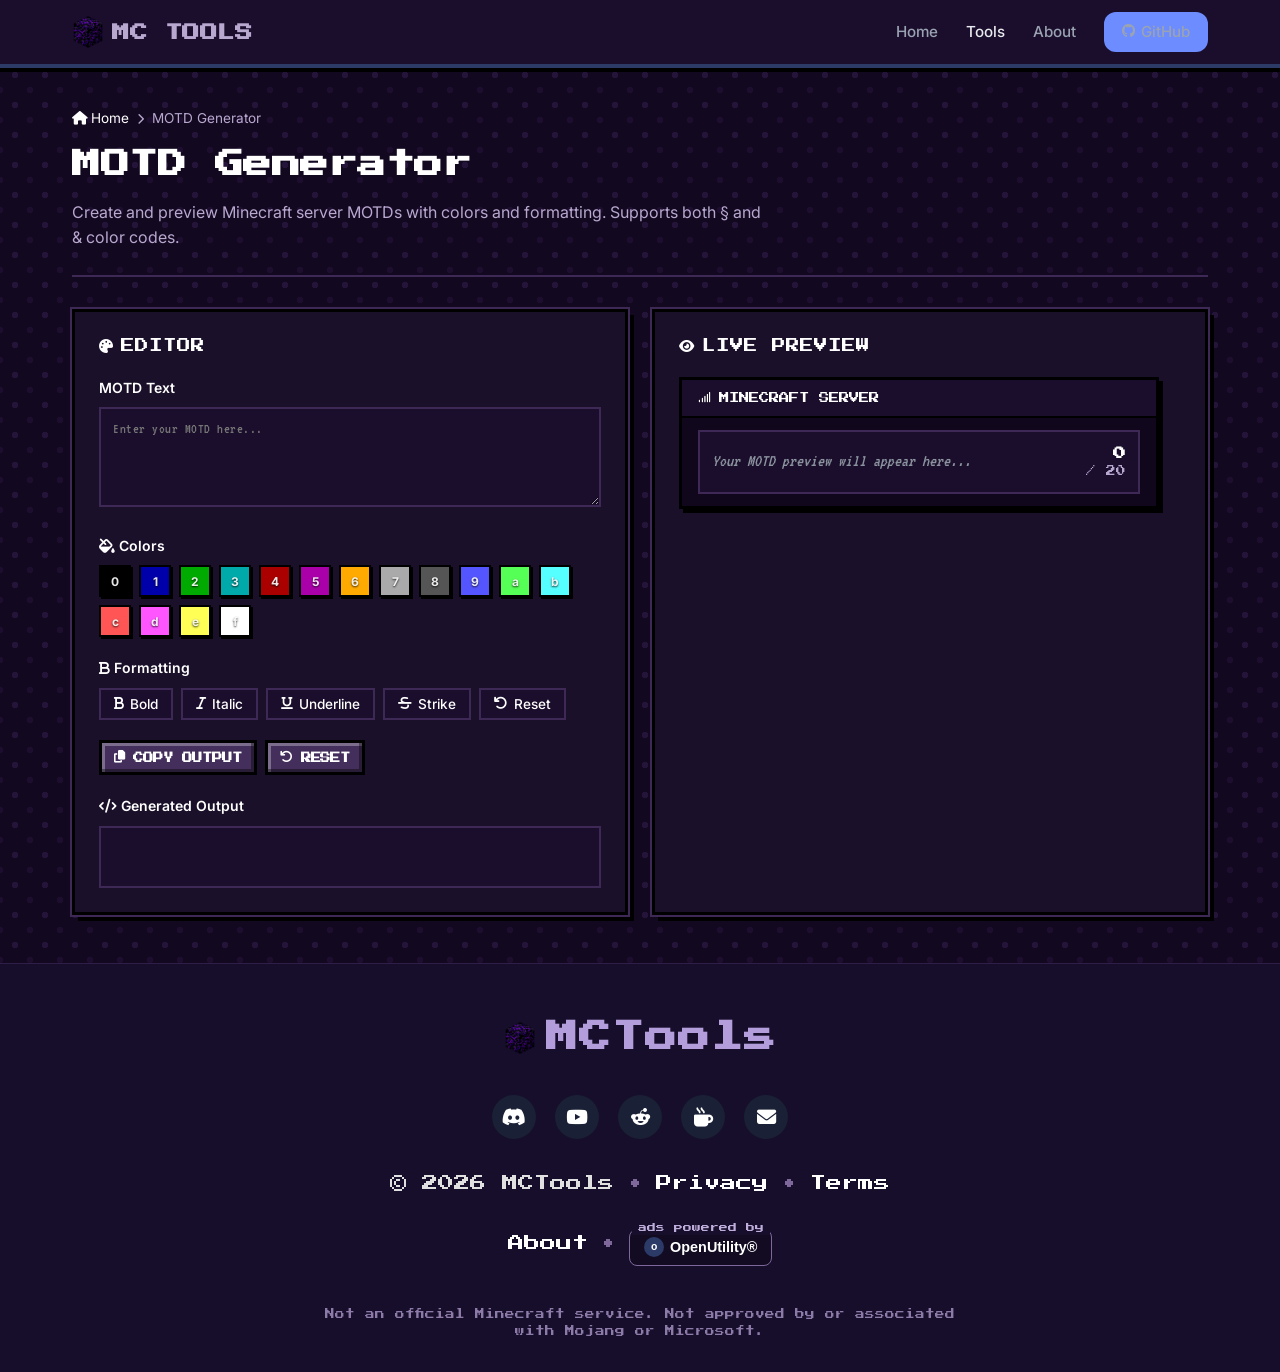
<file: motd.html>
<!DOCTYPE html>
<html lang="en">
<head>
  <meta charset="UTF-8">
  <meta name="viewport" content="width=device-width, initial-scale=1.0">
  <title>MOTD Generator — MCTools</title>
  <meta name="description" content="Create and preview Minecraft server MOTDs with colors and formatting.">
  <link rel="preconnect" href="https://fonts.googleapis.com">
  <link rel="preconnect" href="https://fonts.gstatic.com" crossorigin>
  <link href="https://fonts.googleapis.com/css2?family=Press+Start+2P&family=VT323&family=Inter:wght@400;600;700&display=swap" rel="stylesheet">
  <link rel="stylesheet" href="https://cdnjs.cloudflare.com/ajax/libs/font-awesome/6.5.1/css/all.min.css">
  <link rel="stylesheet" href="assets/css/style.css">
  <style>
    /* Minecraft Dark-Purple & Dark-Blue Theme */
    :root {
      --mc-purple-bg: #12081f;
      --mc-purple-dark: #1b0e2d;
      --mc-panel-bg: #1a102a;
      --mc-blue-accent: #2b3a67;
      --mc-blue-dark: #1a2035;
      --mc-white: #ffffff;
      --mc-border: #3d2856;
      --mc-text: #ffffff;
      --mc-subtext: #b8a8d0;
    }

    body {
      background-color: var(--mc-purple-bg);
      color: var(--mc-text);
      font-family: 'Inter', sans-serif;
      background-image: radial-gradient(#25143a 15%, transparent 16%), radial-gradient(#1d0e30 15%, transparent 16%);
      background-size: 30px 30px;
      background-position: 0 0, 15px 15px;
    }

    h1, h2, h3, h4, .logo, .tool-page-header h1 {
      font-family: 'Press Start 2P', monospace;
      letter-spacing: -0.5px;
    }

    .site-header {
      background: var(--mc-purple-dark);
      border-bottom: 4px solid var(--mc-blue-accent);
      box-shadow: 0 4px 0 #000000;
    }

    .logo {
      color: var(--mc-subtext) !important;
      text-transform: uppercase;
      font-size: 1.1rem;
      display: inline-flex;
      align-items: center;
      gap: 8px;
      text-decoration: none;
    }

    .site-logo {
      height: 32px;
      width: auto;
      vertical-align: middle;
    }

    .btn {
      font-family: 'Press Start 2P', monospace;
      font-size: 0.75rem;
      text-transform: uppercase;
      border-radius: 0;
      border: 3px solid #000;
      box-shadow: inset -3px -3px 0px rgba(0, 0, 0, 0.4), inset 3px 3px 0px rgba(255, 255, 255, 0.3);
      padding: 12px 18px;
      transition: all 0.1s ease;
      cursor: pointer;
    }

    .btn-primary {
      background-color: var(--mc-blue-accent);
      color: #fff;
    }

    .btn-primary:hover {
      background-color: #3b4e8c;
      color: #fff;
    }

    .btn-secondary {
      background-color: #432e5c;
      color: #fff;
    }

    .btn-secondary:hover {
      background-color: #593e7a;
    }

    .btn-sm {
      padding: 8px 12px;
      font-size: 0.65rem;
    }

    .tool-page-header {
      padding: 2.5rem 0 1.5rem;
      border-bottom: 2px solid var(--mc-border);
      margin-bottom: 2rem;
    }

    .breadcrumb {
      display: flex;
      align-items: center;
      gap: 0.5rem;
      font-size: 0.85rem;
      color: var(--mc-subtext);
      margin-bottom: 0.75rem;
    }

    .breadcrumb a {
      color: var(--mc-text);
      text-decoration: none;
    }

    .breadcrumb a:hover {
      color: #ffffff;
      text-decoration: underline;
    }

    .tool-page-header h1 {
      font-size: clamp(1.3rem, 2.5vw, 1.8rem);
      margin-top: 0.5rem;
    }

    .tool-page-header p {
      color: var(--mc-subtext);
      margin-top: 0.75rem;
      max-width: 700px;
      line-height: 1.6;
    }

    .tool-layout {
      display: grid;
      grid-template-columns: 1fr 1fr;
      gap: 1.5rem;
      margin-bottom: 3rem;
    }

    .tool-panel {
      background-color: var(--mc-panel-bg);
      border: 3px solid #000;
      outline: 2px solid var(--mc-border);
      box-shadow: 6px 6px 0px #000000;
      border-radius: 0;
      padding: 1.5rem;
    }

    .tool-panel-title {
      font-family: 'Press Start 2P', monospace;
      font-size: 0.85rem;
      text-transform: uppercase;
      color: var(--mc-white);
      margin-bottom: 1.2rem;
      display: flex;
      align-items: center;
      gap: 0.5rem;
    }

    .form-group {
      margin-bottom: 1.25rem;
    }

    .form-group label {
      display: block;
      font-weight: 600;
      font-size: 0.875rem;
      margin-bottom: 0.5rem;
      color: var(--mc-text);
    }

    .form-textarea {
      width: 100%;
      background: var(--mc-purple-dark);
      border: 2px solid var(--mc-border);
      border-radius: 0;
      padding: 0.75rem;
      color: var(--mc-white);
      font-size: 0.9rem;
      transition: border-color 0.2s ease;
      resize: vertical;
      min-height: 100px;
      font-family: 'VT323', monospace;
      letter-spacing: 0.5px;
      box-sizing: border-box;
    }

    .form-textarea:focus {
      outline: none;
      border-color: var(--mc-blue-accent);
    }

    .color-palette {
      display: flex;
      flex-wrap: wrap;
      gap: 0.5rem;
    }

    .color-swatch {
      width: 32px;
      height: 32px;
      border-radius: 0;
      border: 2px solid #000;
      cursor: pointer;
      transition: transform 0.15s ease;
      display: flex;
      align-items: center;
      justify-content: center;
      font-size: 0.75rem;
      font-weight: 700;
      color: rgba(255,255,255,0.9);
      text-shadow: 0 1px 2px rgba(0,0,0,0.8);
      box-shadow: 2px 2px 0px #000;
    }

    .color-swatch:hover {
      transform: scale(1.1);
    }

    .format-chips {
      display: flex;
      flex-wrap: wrap;
      gap: 0.5rem;
    }

    .format-chip {
      padding: 0.4rem 0.8rem;
      background: var(--mc-purple-dark);
      border: 2px solid var(--mc-border);
      border-radius: 0;
      font-size: 0.85rem;
      cursor: pointer;
      transition: all 0.15s ease;
      font-weight: 500;
      display: flex;
      align-items: center;
      gap: 0.4rem;
      color: var(--mc-white);
    }

    .format-chip:hover {
      border-color: var(--mc-blue-accent);
      background: var(--mc-blue-dark);
    }

    .code-output {
      background: var(--mc-purple-dark);
      border: 2px solid var(--mc-border);
      border-radius: 0;
      padding: 1rem;
      font-family: 'VT323', monospace;
      font-size: 1.1rem;
      line-height: 1.5;
      word-break: break-all;
      color: var(--mc-white);
      white-space: pre-wrap;
      min-height: 40px;
    }

    .output-actions {
      display: flex;
      gap: 0.5rem;
      margin-top: 0.75rem;
      flex-wrap: wrap;
    }

    .server-list-preview {
      background: #25143a;
      border: 3px solid #000;
      border-radius: 0;
      overflow: hidden;
      max-width: 480px;
      box-shadow: 4px 4px 0px #000;
    }

    .server-list-header {
      background: var(--mc-purple-dark);
      padding: 0.6rem 1rem;
      color: #fff;
      font-family: 'Press Start 2P', monospace;
      font-size: 0.65rem;
      text-transform: uppercase;
      display: flex;
      align-items: center;
      gap: 0.5rem;
      border-bottom: 2px solid #000;
    }

    .server-list-item {
      background: #11071c;
      padding: 0.75rem 1rem;
    }

    .server-list-item-inner {
      background: #1b0e2d;
      border: 2px solid var(--mc-border);
      padding: 0.75rem;
      display: flex;
      justify-content: space-between;
      align-items: center;
      gap: 1rem;
    }

    .server-list-motd {
      color: #fff;
      font-size: 1.1rem;
      line-height: 1.4;
      font-family: 'VT323', monospace;
    }

    .server-list-players {
      text-align: right;
      color: var(--mc-subtext);
      font-family: 'Press Start 2P', monospace;
      font-size: 0.6rem;
      flex-shrink: 0;
    }

    .server-list-players strong {
      font-size: 0.8rem;
      display: block;
      color: var(--mc-white);
    }

    /* Custom MCTools Footer Layout */
    .site-footer {
      background-color: #160e2a;
      border-top: 1px solid #2d1d47;
      color: #bfaedc;
      padding: 3rem 1rem 2rem 1rem;
      text-align: center;
      font-family: 'Press Start 2P', monospace;
    }

    .footer-container {
      max-width: 800px;
      margin: 0 auto;
      display: flex;
      flex-direction: column;
      align-items: center;
      gap: 1.5rem;
    }

    .footer-title {
      font-size: 2rem;
      color: #b39ddb;
      margin: 0;
      letter-spacing: 1px;
      display: flex;
      align-items: center;
      gap: 10px;
    }

    .footer-socials {
      display: flex;
      justify-content: center;
      align-items: center;
      gap: 1.2rem;
      margin: 0.5rem 0;
    }

    .footer-socials a {
      color: #ffffff;
      background: #1a2035;
      width: 44px;
      height: 44px;
      border-radius: 50%;
      display: flex;
      align-items: center;
      justify-content: center;
      font-size: 1.2rem;
      text-decoration: none;
      transition: transform 0.2s, background 0.2s;
      cursor: pointer;
    }

    .footer-socials a:hover {
      background: var(--mc-blue-accent);
      transform: translateY(-2px);
    }

    .footer-nav-inline {
      display: flex;
      flex-wrap: wrap;
      justify-content: center;
      align-items: center;
      gap: 0.8rem;
      font-size: 1rem;
      color: #e0e0e0;
    }

    .footer-nav-inline a {
      color: #ffffff;
      text-decoration: none;
      cursor: pointer;
    }

    .footer-nav-inline a:hover {
      text-decoration: underline;
    }

    .footer-nav-inline .dot {
      color: #7e689b;
    }

    .openutility-ad-box {
      border: 1px solid #7e689b;
      border-radius: 8px;
      padding: 6px 14px;
      display: inline-flex;
      align-items: center;
      gap: 8px;
      font-size: 0.65rem;
      position: relative;
      margin-top: 0.5rem;
      background: rgba(0, 0, 0, 0.2);
    }

    .openutility-ad-box .ad-label {
      position: absolute;
      top: -9px;
      left: 50%;
      transform: translateX(-50%);
      background: #160e2a;
      padding: 0 6px;
      color: #bfaedc;
      font-size: 0.55rem;
      white-space: nowrap;
    }

    .openutility-badge {
      display: flex;
      align-items: center;
      gap: 6px;
      color: #ffffff;
      font-family: sans-serif;
      font-weight: bold;
      font-size: 0.9rem;
      text-decoration: none;
    }

    .openutility-icon {
      background: #2b3a67;
      color: #fff;
      border-radius: 50%;
      width: 20px;
      height: 20px;
      display: flex;
      align-items: center;
      justify-content: center;
      font-size: 0.65rem;
    }

    .footer-disclaimer {
      font-family: 'Press Start 2P', monospace;
      font-size: 0.6rem;
      color: #8c7aa8;
      line-height: 1.8;
      max-width: 650px;
      margin-top: 1rem;
    }

    @media (max-width: 768px) {
      .tool-layout {
        grid-template-columns: 1fr;
      }
    }
  </style>
</head>
<body>
  <header class="site-header">
    <div class="header-inner">
      <a href="index.html" class="logo">
        <img src="assets/images/logo.png" alt="MC Tools Logo" class="site-logo"> MC Tools
      </a>
      <nav>
        <ul class="nav-links">
          <li><a href="index.html">Home</a></li>
          <li><a href="index.html#tools" class="active">Tools</a></li>
          <li><a href="index.html#about">About</a></li>
          <li><a href="https://github.com" target="_blank" rel="noopener" class="nav-cta"><i class="fab fa-github"></i> GitHub</a></li>
        </ul>
        <button class="mobile-nav-toggle" aria-label="Toggle navigation" aria-expanded="false">
          <span></span>
          <span></span>
          <span></span>
        </button>
      </nav>
    </div>
    <div class="mobile-nav-menu">
      <a href="index.html"><i class="fas fa-home"></i> Home</a>
      <a href="index.html#tools"><i class="fas fa-tools"></i> Tools</a>
      <a href="index.html#about"><i class="fas fa-info-circle"></i> About</a>
      <a href="https://github.com" target="_blank" rel="noopener"><i class="fab fa-github"></i> GitHub</a>
    </div>
  </header>

  <main>
    <div class="container">
      <div class="tool-page-header">
        <div class="breadcrumb">
          <a href="index.html"><i class="fas fa-home"></i> Home</a>
          <span><i class="fas fa-chevron-right" style="font-size: 0.7rem;"></i></span>
          <span>MOTD Generator</span>
        </div>
        <h1>MOTD Generator</h1>
        <p>Create and preview Minecraft server MOTDs with colors and formatting. Supports both § and & color codes.</p>
      </div>

      <div class="tool-layout">
        <div class="tool-panel">
          <div class="tool-panel-title"><i class="fas fa-palette"></i> Editor</div>
          <div class="form-group">
            <label for="motd-input">MOTD Text</label>
            <textarea id="motd-input" class="form-textarea" rows="4" placeholder="Enter your MOTD here..."></textarea>
          </div>

          <div class="form-group">
            <label><i class="fas fa-fill-drip"></i> Colors</label>
            <div class="color-palette" id="color-palette"></div>
          </div>

          <div class="form-group">
            <label><i class="fas fa-bold"></i> Formatting</label>
            <div class="format-chips" id="format-chips"></div>
          </div>

          <div class="output-actions">
            <button class="btn btn-secondary btn-sm" id="motd-copy"><i class="fas fa-copy"></i> Copy Output</button>
            <button class="btn btn-secondary btn-sm" id="motd-reset"><i class="fas fa-undo"></i> Reset</button>
          </div>

          <div class="form-group" style="margin-top: 1.25rem; margin-bottom: 0;">
            <label for="motd-output"><i class="fas fa-code"></i> Generated Output</label>
            <div class="code-output" id="motd-output">&nbsp;</div>
          </div>
        </div>

        <div class="tool-panel">
          <div class="tool-panel-title"><i class="fas fa-eye"></i> Live Preview</div>
          <div class="server-list-preview">
            <div class="server-list-header">
              <i class="fas fa-signal"></i> Minecraft Server
            </div>
            <div class="server-list-item">
              <div class="server-list-item-inner">
                <div class="server-list-motd" id="motd-preview">
                  <span style="color: #8b949e; font-style: italic;">Your MOTD preview will appear here...</span>
                </div>
                <div class="server-list-players">
                  <strong>0</strong>
                  / 20
                </div>
              </div>
            </div>
          </div>
        </div>
      </div>
    </div>
  </main>

  <footer class="site-footer">
    <div class="footer-container">
      <h2 class="footer-title">
        <img src="assets/images/logo.png" alt="MC Tools Logo" class="site-logo"> MCTools
      </h2>
      
      <div class="footer-socials">
        <a href="https://discord.com" target="_blank" rel="noopener" aria-label="Discord"><i class="fab fa-discord"></i></a>
        <a href="https://youtube.com" target="_blank" rel="noopener" aria-label="YouTube"><i class="fab fa-youtube"></i></a>
        <a href="https://reddit.com" target="_blank" rel="noopener" aria-label="Reddit"><i class="fab fa-reddit-alien"></i></a>
        <a href="https://ko-fi.com" target="_blank" rel="noopener" aria-label="Ko-fi"><i class="fas fa-mug-hot"></i></a>
        <a href="mailto:contact@openutility.org" aria-label="Email"><i class="fas fa-envelope"></i></a>
      </div>

      <div class="footer-nav-inline">
        <span>&copy; 2026 MCTools</span>
        <span class="dot">&bull;</span>
        <a href="#">Privacy</a>
        <span class="dot">&bull;</span>
        <a href="#">Terms</a>
      </div>

      <div class="footer-nav-inline">
        <a href="index.html#about">About</a>
        <span class="dot">&bull;</span>
        <div class="openutility-ad-box">
          <span class="ad-label">ads powered by</span>
          <a href="https://openutility.org" class="openutility-badge" target="_blank" rel="noopener">
            <span class="openutility-icon">o</span> OpenUtility&reg;
          </a>
        </div>
      </div>

      <p class="footer-disclaimer">
        Not an official Minecraft service. Not approved by or associated with Mojang or Microsoft.
      </p>
    </div>
  </footer>

  <script src="assets/js/main.js"></script>
  <script src="assets/js/motd.js"></script>
</body>
</html>
</file>
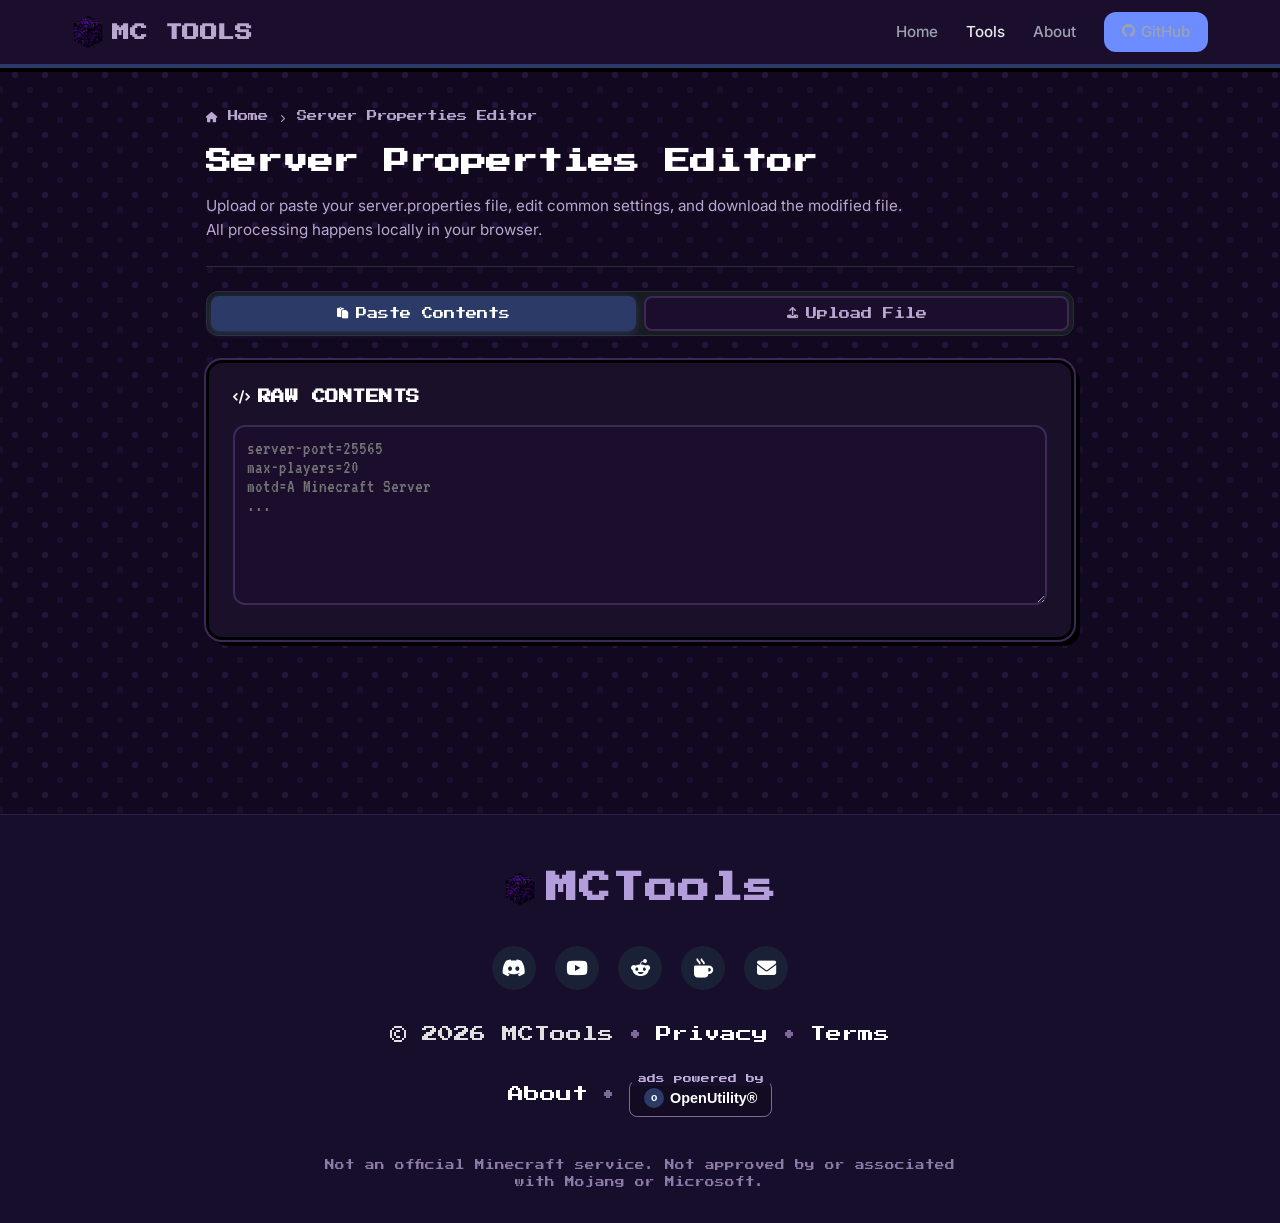
<file: server-properties.html>
<!DOCTYPE html>
<html lang="en">
<head>
  <meta charset="UTF-8">
  <meta name="viewport" content="width=device-width, initial-scale=1.0">
  <title>Server Properties Editor — MCTools</title>
  <meta name="description" content="Edit and validate your Minecraft server.properties file.">
  <link rel="preconnect" href="https://fonts.googleapis.com">
  <link rel="preconnect" href="https://fonts.gstatic.com" crossorigin>
  <link href="https://fonts.googleapis.com/css2?family=Press+Start+2P&family=VT323&family=Inter:wght@400;500;600;700&display=swap" rel="stylesheet">
  <link rel="stylesheet" href="https://cdnjs.cloudflare.com/ajax/libs/font-awesome/6.5.1/css/all.min.css">
  <link rel="stylesheet" href="assets/css/style.css">
  <link rel="stylesheet" href="assets/css/server-properties.css">
  <style>
    /* Minecraft Dark-Purple & Dark-Blue Theme Override */
    :root {
      --mc-purple-bg: #12081f;
      --mc-purple-dark: #1b0e2d;
      --mc-panel-bg: #1a102a;
      --mc-blue-accent: #2b3a67;
      --mc-blue-dark: #1a2035;
      --mc-white: #ffffff;
      --mc-border: #3d2856;
      --mc-text: #ffffff;
      --mc-subtext: #b8a8d0;
    }

    body {
      background-color: var(--mc-purple-bg);
      color: var(--mc-text);
      font-family: 'Inter', sans-serif;
      background-image: radial-gradient(#25143a 15%, transparent 16%), radial-gradient(#1d0e30 15%, transparent 16%);
      background-size: 30px 30px;
      background-position: 0 0, 15px 15px;
    }

    h1, h2, h3, h4, .logo, .tool-panel-title {
      font-family: 'Press Start 2P', monospace;
      letter-spacing: -0.5px;
    }

    .site-header {
      background: var(--mc-purple-dark);
      border-bottom: 4px solid var(--mc-blue-accent);
      box-shadow: 0 4px 0 #000000;
    }

    .logo {
      color: var(--mc-subtext) !important;
      text-transform: uppercase;
      font-size: 1.1rem;
      display: inline-flex;
      align-items: center;
      gap: 8px;
      text-decoration: none;
    }

    .site-logo {
      height: 32px;
      width: auto;
      vertical-align: middle;
    }

    .breadcrumb {
      font-family: 'Press Start 2P', monospace;
      font-size: 0.65rem;
      color: var(--mc-subtext);
      margin-bottom: 1rem;
    }

    .breadcrumb a {
      color: var(--mc-subtext);
      text-decoration: none;
    }

    .breadcrumb a:hover {
      color: var(--mc-white);
    }

    .tool-page-header h1 {
      font-size: clamp(1.2rem, 2.5vw, 1.6rem);
      margin-bottom: 0.75rem;
    }

    .tool-page-header p {
      color: var(--mc-subtext);
      font-size: 0.95rem;
      line-height: 1.6;
    }

    .tool-tabs {
      display: flex;
      gap: 8px;
      margin-bottom: 1.5rem;
    }

    .tool-tab {
      background: var(--mc-purple-dark);
      border: 2px solid var(--mc-border);
      color: var(--mc-subtext);
      font-family: 'Press Start 2P', monospace;
      font-size: 0.7rem;
      padding: 10px 16px;
      cursor: pointer;
      transition: all 0.2s ease;
    }

    .tool-tab.active, .tool-tab:hover {
      background: var(--mc-blue-accent);
      border-color: var(--mc-blue-accent);
      color: #fff;
    }

    .tool-panel {
      background-color: var(--mc-panel-bg);
      border: 3px solid #000;
      outline: 2px solid var(--mc-border);
      box-shadow: 6px 6px 0px #000000;
      padding: 24px;
    }

    .tool-panel-title {
      font-size: 0.85rem;
      color: #fff;
      margin-bottom: 1rem;
      display: flex;
      align-items: center;
      gap: 8px;
    }

    .form-textarea {
      width: 100%;
      background: var(--mc-purple-dark);
      border: 2px solid var(--mc-border);
      color: #fff;
      font-family: 'VT323', monospace;
      font-size: 1.2rem;
      padding: 12px;
      outline: none;
      box-sizing: border-box;
    }

    .form-textarea:focus {
      border-color: var(--mc-blue-accent);
    }

    .upload-zone {
      background: var(--mc-purple-dark);
      border: 3px dashed var(--mc-border);
      padding: 40px;
      text-align: center;
      cursor: pointer;
      transition: border-color 0.2s;
    }

    .upload-zone:hover {
      border-color: var(--mc-blue-accent);
    }

    .upload-zone i {
      font-size: 2.5rem;
      color: var(--mc-subtext);
      margin-bottom: 12px;
    }

    .form-group {
      margin-bottom: 1rem;
    }

    .form-group label {
      display: block;
      font-family: 'Press Start 2P', monospace;
      font-size: 0.65rem;
      color: var(--mc-subtext);
      margin-bottom: 6px;
    }

    .form-input, .form-select {
      width: 100%;
      background: var(--mc-purple-dark);
      border: 2px solid var(--mc-border);
      color: #fff;
      padding: 10px;
      font-family: 'Inter', sans-serif;
      font-size: 0.9rem;
      outline: none;
      box-sizing: border-box;
    }

    .form-input:focus, .form-select:focus {
      border-color: var(--mc-blue-accent);
    }

    .info-row {
      display: flex;
      justify-content: space-between;
      padding: 8px 0;
      border-bottom: 1px solid var(--mc-border);
      font-size: 0.9rem;
    }

    .info-label {
      color: var(--mc-subtext);
      font-family: monospace;
    }

    .info-value.unknown {
      color: #ffb74d;
      font-family: monospace;
    }

    .empty-state {
      text-align: center;
      color: var(--mc-subtext);
      padding: 20px 0;
    }

    .btn {
      font-family: 'Press Start 2P', monospace;
      font-size: 0.65rem;
      text-transform: uppercase;
      border-radius: 0;
      border: 3px solid #000;
      box-shadow: inset -3px -3px 0px rgba(0, 0, 0, 0.4), inset 3px 3px 0px rgba(255, 255, 255, 0.3);
      padding: 10px 14px;
      transition: all 0.1s ease;
      cursor: pointer;
      margin-right: 8px;
      margin-bottom: 12px;
    }

    .btn-secondary {
      background-color: var(--mc-blue-accent);
      color: #fff;
    }

    .btn-secondary:hover {
      background-color: #3b4e8c;
    }

    .code-output {
      background: #000000;
      border: 2px solid var(--mc-border);
      padding: 16px;
      font-family: 'VT323', monospace;
      font-size: 1.25rem;
      color: #ffffff;
      white-space: pre-wrap;
      word-break: break-word;
      max-height: 300px;
      overflow-y: auto;
    }

    /* MCTools Footer Styling */
    .site-footer {
      background-color: #160e2a;
      border-top: 1px solid #2d1d47;
      color: #bfaedc;
      padding: 3rem 1rem 2rem 1rem;
      text-align: center;
      font-family: 'Press Start 2P', monospace;
      margin-top: 4rem;
    }

    .footer-container {
      max-width: 800px;
      margin: 0 auto;
      display: flex;
      flex-direction: column;
      align-items: center;
      gap: 1.5rem;
    }

    .footer-title {
      font-size: 2rem;
      color: #b39ddb;
      margin: 0;
      letter-spacing: 1px;
      display: flex;
      align-items: center;
      gap: 10px;
    }

    .footer-socials {
      display: flex;
      justify-content: center;
      align-items: center;
      gap: 1.2rem;
      margin: 0.5rem 0;
    }

    .footer-socials a {
      color: #ffffff;
      background: #1a2035;
      width: 44px;
      height: 44px;
      border-radius: 50%;
      display: flex;
      align-items: center;
      justify-content: center;
      font-size: 1.2rem;
      text-decoration: none;
      transition: transform 0.2s, background 0.2s;
      cursor: pointer;
    }

    .footer-socials a:hover {
      background: var(--mc-blue-accent);
      transform: translateY(-2px);
    }

    .footer-nav-inline {
      display: flex;
      flex-wrap: wrap;
      justify-content: center;
      align-items: center;
      gap: 0.8rem;
      font-size: 1rem;
      color: #e0e0e0;
    }

    .footer-nav-inline a {
      color: #ffffff;
      text-decoration: none;
      cursor: pointer;
    }

    .footer-nav-inline a:hover {
      text-decoration: underline;
    }

    .footer-nav-inline .dot {
      color: #7e689b;
    }

    .openutility-ad-box {
      border: 1px solid #7e689b;
      border-radius: 8px;
      padding: 6px 14px;
      display: inline-flex;
      align-items: center;
      gap: 8px;
      font-size: 0.65rem;
      position: relative;
      margin-top: 0.5rem;
      background: rgba(0, 0, 0, 0.2);
    }

    .openutility-ad-box .ad-label {
      position: absolute;
      top: -9px;
      left: 50%;
      transform: translateX(-50%);
      background: #160e2a;
      padding: 0 6px;
      color: #bfaedc;
      font-size: 0.55rem;
      white-space: nowrap;
    }

    .openutility-badge {
      display: flex;
      align-items: center;
      gap: 6px;
      color: #ffffff;
      font-family: sans-serif;
      font-weight: bold;
      font-size: 0.9rem;
      text-decoration: none;
    }

    .openutility-icon {
      background: #2b3a67;
      color: #fff;
      border-radius: 50%;
      width: 20px;
      height: 20px;
      display: flex;
      align-items: center;
      justify-content: center;
      font-size: 0.65rem;
    }

    .footer-disclaimer {
      font-family: 'Press Start 2P', monospace;
      font-size: 0.6rem;
      color: #8c7aa8;
      line-height: 1.8;
      max-width: 650px;
      margin-top: 1rem;
    }
  </style>
</head>
<body>
  <header class="site-header">
    <div class="header-inner">
      <a href="index.html" class="logo">
        <img src="assets/images/logo.png" alt="MC Tools Logo" class="site-logo"> MC Tools
      </a>
      <nav>
        <ul class="nav-links">
          <li><a href="index.html">Home</a></li>
          <li><a href="index.html#tools" class="active">Tools</a></li>
          <li><a href="index.html#about">About</a></li>
          <li><a href="https://github.com" target="_blank" rel="noopener" class="nav-cta"><i class="fab fa-github"></i> GitHub</a></li>
        </ul>
        <button class="mobile-nav-toggle" aria-label="Toggle navigation" aria-expanded="false">
          <span></span>
          <span></span>
          <span></span>
        </button>
      </nav>
    </div>
    <div class="mobile-nav-menu">
      <a href="index.html"><i class="fas fa-home"></i> Home</a>
      <a href="index.html#tools"><i class="fas fa-tools"></i> Tools</a>
      <a href="index.html#about"><i class="fas fa-info-circle"></i> About</a>
      <a href="https://github.com" target="_blank" rel="noopener"><i class="fab fa-github"></i> GitHub</a>
    </div>
  </header>

  <main>
    <div class="container" style="max-width: 900px; margin: 0 auto; padding: 0 16px;">
      <div class="tool-page-header" style="margin-bottom: 24px;">
        <div class="breadcrumb">
          <a href="index.html"><i class="fas fa-home"></i> Home</a>
          <span><i class="fas fa-chevron-right" style="font-size: 0.5rem; margin: 0 4px;"></i></span>
          <span>Server Properties Editor</span>
        </div>
        <h1>Server Properties Editor</h1>
        <p>Upload or paste your server.properties file, edit common settings, and download the modified file. All processing happens locally in your browser.</p>
      </div>

      <div class="tool-tabs">
        <button class="tool-tab active" data-tab="paste"><i class="fas fa-paste"></i> Paste Contents</button>
        <button class="tool-tab" data-tab="upload"><i class="fas fa-upload"></i> Upload File</button>
      </div>

      <div id="tab-paste" class="tab-content">
        <div class="tool-panel" style="margin-bottom: 1.5rem;">
          <div class="tool-panel-title"><i class="fas fa-code"></i> Raw Contents</div>
          <textarea id="properties-raw" class="form-textarea" rows="8" placeholder="server-port=25565&#10;max-players=20&#10;motd=A Minecraft Server&#10;..."></textarea>
        </div>
      </div>

      <div id="tab-upload" class="tab-content" style="display: none;">
        <div class="upload-zone" id="upload-zone">
          <input type="file" id="properties-file" accept=".properties" style="display: none;">
          <i class="fas fa-cloud-upload-alt"></i>
          <p style="font-weight: 600; margin-bottom: 0.25rem;">Click to upload server.properties</p>
          <p style="font-size: 0.85rem; color: var(--mc-subtext);">or drag and drop the file here</p>
        </div>
      </div>

      <div id="properties-parsed" style="display: none;">
        <div class="tool-layout" style="margin-bottom: 1.5rem; display: grid; grid-template-columns: repeat(auto-fit, minmax(300px, 1fr)); gap: 1.5rem;">
          <div class="tool-panel">
            <div class="tool-panel-title"><i class="fas fa-list-check"></i> Common Settings</div>
            <div id="known-settings"></div>
          </div>
          <div class="tool-panel">
            <div class="tool-panel-title"><i class="fas fa-question-circle"></i> Unknown / Preserved Properties</div>
            <div id="unknown-settings" class="properties-table-wrap"></div>
          </div>
        </div>

        <div class="tool-panel" style="margin-bottom: 1.5rem;">
          <div class="tool-panel-title"><i class="fas fa-file-export"></i> Generated Output</div>
          <button class="btn btn-secondary" id="properties-copy"><i class="fas fa-copy"></i> Copy</button>
          <button class="btn btn-secondary" id="properties-download"><i class="fas fa-download"></i> Download .properties</button>
          <div class="code-output" id="properties-output"></div>
        </div>
      </div>
    </div>
  </main>

  <footer class="site-footer">
    <div class="footer-container">
      <h2 class="footer-title">
        <img src="assets/images/logo.png" alt="MC Tools Logo" class="site-logo"> MCTools
      </h2>
      
      <div class="footer-socials">
        <a href="https://discord.com" target="_blank" rel="noopener" aria-label="Discord"><i class="fab fa-discord"></i></a>
        <a href="https://youtube.com" target="_blank" rel="noopener" aria-label="YouTube"><i class="fab fa-youtube"></i></a>
        <a href="https://reddit.com" target="_blank" rel="noopener" aria-label="Reddit"><i class="fab fa-reddit-alien"></i></a>
        <a href="https://ko-fi.com" target="_blank" rel="noopener" aria-label="Ko-fi"><i class="fas fa-mug-hot"></i></a>
        <a href="mailto:contact@openutility.org" aria-label="Email"><i class="fas fa-envelope"></i></a>
      </div>

      <div class="footer-nav-inline">
        <span>&copy; 2026 MCTools</span>
        <span class="dot">&bull;</span>
        <a href="#">Privacy</a>
        <span class="dot">&bull;</span>
        <a href="#">Terms</a>
      </div>

      <div class="footer-nav-inline">
        <a href="index.html#about">About</a>
        <span class="dot">&bull;</span>
        <div class="openutility-ad-box">
          <span class="ad-label">ads powered by</span>
          <a href="https://openutility.org" class="openutility-badge" target="_blank" rel="noopener">
            <span class="openutility-icon">o</span> OpenUtility&reg;
          </a>
        </div>
      </div>

      <p class="footer-disclaimer">
        Not an official Minecraft service. Not approved by or associated with Mojang or Microsoft.
      </p>
    </div>
  </footer>

  <script src="assets/js/main.js"></script>
  <script>
    (function () {
      const knownKeys = [
        { key: "server-port", label: "Server Port", type: "number", min: 1, max: 65535 },
        { key: "server-ip", label: "Server IP", type: "text" },
        { key: "max-players", label: "Max Players", type: "number", min: 1, max: 10000 },
        { key: "gamemode", label: "Gamemode", type: "select", options: ["survival", "creative", "adventure", "spectator"] },
        { key: "difficulty", label: "Difficulty", type: "select", options: ["peaceful", "easy", "normal", "hard"] },
        { key: "online-mode", label: "Online Mode", type: "select", options: ["true", "false"] },
        { key: "white-list", label: "White List", type: "select", options: ["true", "false"] },
        { key: "pvp", label: "PVP", type: "select", options: ["true", "false"] },
        { key: "hardcore", label: "Hardcore", type: "select", options: ["true", "false"] },
        { key: "allow-flight", label: "Allow Flight", type: "select", options: ["true", "false"] },
        { key: "view-distance", label: "View Distance", type: "number", min: 2, max: 32 },
        { key: "simulation-distance", label: "Simulation Distance", type: "number", min: 2, max: 32 },
        { key: "motd", label: "MOTD", type: "text" },
        { key: "level-seed", label: "Level Seed", type: "text" },
        { key: "level-name", label: "Level Name", type: "text" },
        { key: "enable-command-block", label: "Enable Command Block", type: "select", options: ["true", "false"] },
        { key: "spawn-protection", label: "Spawn Protection", type: "number", min: 0, max: 100 },
        { key: "max-build-height", label: "Max Build Height", type: "number", min: 1, max: 256 },
        { key: "spawn-animals", label: "Spawn Animals", type: "select", options: ["true", "false"] },
        { key: "spawn-monsters", label: "Spawn Monsters", type: "select", options: ["true", "false"] },
        { key: "spawn-npcs", label: "Spawn NPCs", type: "select", options: ["true", "false"] },
        { key: "generate-structures", label: "Generate Structures", type: "select", options: ["true", "false"] },
        { key: "allow-nether", label: "Allow Nether", type: "select", options: ["true", "false"] },
        { key: "enable-query", label: "Enable Query", type: "select", options: ["true", "false"] },
        { key: "enable-rcon", label: "Enable RCON", type: "select", options: ["true", "false"] },
        { key: "rcon.password", label: "RCON Password", type: "text" },
        { key: "op-permission-level", label: "OP Permission Level", type: "number", min: 1, max: 4 },
        { key: "function-permission-level", label: "Function Permission Level", type: "number", min: 1, max: 4 },
        { key: "max-tick-time", label: "Max Tick Time (ms)", type: "number", min: 0 },
        { key: "max-world-size", label: "Max World Size", type: "number", min: 1, max: 29999984 },
      ];

      const knownKeyMap = {};
      knownKeys.forEach(k => knownKeyMap[k.key] = k);

      let propertiesData = {};

      function parseProperties(text) {
        const result = {};
        const lines = text.split(/\r?\n/);
        lines.forEach(line => {
          line = line.trim();
          if (!line || line.startsWith("#")) return;
          const eqIdx = line.indexOf("=");
          if (eqIdx === -1) return;
          const key = line.slice(0, eqIdx).trim();
          const value = line.slice(eqIdx + 1).trim();
          if (key) result[key] = value;
        });
        return result;
      }

      function serializeProperties(data) {
        const lines = [];
        for (const [key, value] of Object.entries(data)) {
          lines.push(`${key}=${value}`);
        }
        return lines.join("\n");
      }

      function renderEditor() {
        const knownContainer = document.getElementById("known-settings");
        const unknownContainer = document.getElementById("unknown-settings");
        knownContainer.innerHTML = "";
        unknownContainer.innerHTML = "";

        const knownKeysFound = [];
        const unknownKeysFound = [];

        Object.keys(propertiesData).forEach(key => {
          if (knownKeyMap[key]) {
            knownKeysFound.push(key);
          } else {
            unknownKeysFound.push(key);
          }
        });

        knownKeys.forEach(def => {
          const value = propertiesData[def.key] !== undefined ? propertiesData[def.key] : "";
          const wrapper = document.createElement("div");
          wrapper.className = "form-group";

          const label = document.createElement("label");
          label.textContent = def.label;
          wrapper.appendChild(label);

          let input;
          if (def.type === "select") {
            input = document.createElement("select");
            input.className = "form-select";
            def.options.forEach(opt => {
              const option = document.createElement("option");
              option.value = opt;
              option.textContent = opt;
              if (value === opt) option.selected = true;
              input.appendChild(option);
            });
          } else if (def.type === "number") {
            input = document.createElement("input");
            input.type = "number";
            input.className = "form-input";
            input.value = value;
            if (def.min !== undefined) input.min = def.min;
            if (def.max !== undefined) input.max = def.max;
          } else {
            input = document.createElement("input");
            input.type = "text";
            input.className = "form-input";
            input.value = value;
          }

          input.dataset.key = def.key;
          input.addEventListener("input", () => {
            propertiesData[def.key] = input.value;
            updateOutput();
          });

          wrapper.appendChild(input);
          knownContainer.appendChild(wrapper);
        });

        if (unknownKeysFound.length > 0) {
          unknownKeysFound.forEach(key => {
            const row = document.createElement("div");
            row.className = "info-row";
            row.innerHTML = `<span class="info-label">${key}</span><span class="info-value unknown">${propertiesData[key]}</span>`;
            unknownContainer.appendChild(row);
          });
        } else {
          unknownContainer.innerHTML = '<div class="empty-state"><i class="fas fa-check-circle" style="font-size: 1.5rem; margin-bottom: 0.5rem;"></i><p>No unknown properties.</p></div>';
        }

        updateOutput();
      }

      function updateOutput() {
        const output = document.getElementById("properties-output");
        output.textContent = serializeProperties(propertiesData);
      }

      function loadFromText(text) {
        propertiesData = parseProperties(text);
        document.getElementById("properties-parsed").style.display = "block";
        renderEditor();
        if (window.showToast) {
          showToast("Properties loaded", "success");
        }
      }

      const rawTextarea = document.getElementById("properties-raw");
      rawTextarea.addEventListener("input", () => {
        if (rawTextarea.value.trim()) {
          loadFromText(rawTextarea.value);
        }
      });

      document.getElementById("properties-file").addEventListener("change", (e) => {
        const file = e.target.files[0];
        if (!file) return;
        const reader = new FileReader();
        reader.onload = (ev) => {
          rawTextarea.value = ev.target.result;
          loadFromText(ev.target.result);
        };
        reader.readAsText(file);
      });

      const uploadZone = document.getElementById("upload-zone");
      uploadZone.addEventListener("click", () => document.getElementById("properties-file").click());

      uploadZone.addEventListener("dragover", (e) => {
        e.preventDefault();
        uploadZone.style.borderColor = "var(--mc-blue-accent)";
      });

      uploadZone.addEventListener("dragleave", () => {
        uploadZone.style.borderColor = "";
      });

      uploadZone.addEventListener("drop", (e) => {
        e.preventDefault();
        uploadZone.style.borderColor = "";
        const file = e.dataTransfer.files[0];
        if (!file) return;
        const reader = new FileReader();
        reader.onload = (ev) => {
          rawTextarea.value = ev.target.result;
          loadFromText(ev.target.result);
        };
        reader.readAsText(file);
      });

      document.querySelectorAll(".tool-tab").forEach(tab => {
        tab.addEventListener("click", () => {
          document.querySelectorAll(".tool-tab").forEach(t => t.classList.remove("active"));
          tab.classList.add("active");
          document.querySelectorAll(".tab-content").forEach(c => c.style.display = "none");
          document.getElementById("tab-" + tab.dataset.tab).style.display = "block";
        });
      });

      document.getElementById("properties-copy").addEventListener("click", () => {
        const text = serializeProperties(propertiesData);
        if (!text) {
          if (window.showToast) showToast("No properties to copy", "error");
          return;
        }
        if (window.copyToClipboard) copyToClipboard(text, "Properties copied to clipboard");
      });

      document.getElementById("properties-download").addEventListener("click", () => {
        const text = serializeProperties(propertiesData);
        if (!text) {
          if (window.showToast) showToast("No properties to download", "error");
          return;
        }
        const blob = new Blob([text], { type: "text/plain" });
        const url = URL.createObjectURL(blob);
        const a = document.createElement("a");
        a.href = url;
        a.download = "server.properties";
        document.body.appendChild(a);
        a.click();
        document.body.removeChild(a);
        URL.revokeObjectURL(url);
        if (window.showToast) showToast("File downloaded", "success");
      });
    })();
  </script>
</body>
</html>
</file>
<file: assets/css/style.css>
:root {
  --bg: #0f1115;
  --surface: #181b22;
  --surface-hover: #1e222b;
  --border: #2a2e38;
  --border-hover: #3a404c;
  --text: #e8eaed;
  --text-secondary: #9aa3b2;
  --text-muted: #5c6470;
  --accent: #6c8cff;
  --accent-hover: #5a7aee;
  --accent-light: #1a1f2e;
  --success: #34d399;
  --warning: #fbbf24;
  --error: #f87171;
  --radius-sm: 8px;
  --radius-md: 12px;
  --radius-lg: 16px;
  --radius-xl: 20px;
  --shadow-sm: 0 1px 3px rgba(0,0,0,0.3);
  --shadow-md: 0 4px 12px rgba(0,0,0,0.4);
  --shadow-lg: 0 12px 32px rgba(0,0,0,0.5);
  --font-sans: 'Inter', -apple-system, BlinkMacSystemFont, 'Segoe UI', Roboto, sans-serif;
  --max-width: 1200px;
  --header-height: 68px;
}

*, *::before, *::after {
  box-sizing: border-box;
  margin: 0;
  padding: 0;
}

html {
  scroll-behavior: smooth;
}

body {
  font-family: var(--font-sans);
  background: var(--bg);
  color: var(--text);
  line-height: 1.6;
  min-height: 100vh;
  -webkit-font-smoothing: antialiased;
}

a {
  color: var(--accent);
  text-decoration: none;
  transition: color 0.2s ease;
}

a:hover {
  color: var(--accent-hover);
}

button, input, select, textarea {
  font-family: inherit;
  font-size: inherit;
  color: inherit;
}

button {
  cursor: pointer;
  border: none;
  background: none;
}

img {
  max-width: 100%;
  display: block;
}

.site-header {
  position: sticky;
  top: 0;
  z-index: 100;
  background: rgba(15, 17, 21, 0.9);
  backdrop-filter: blur(16px);
  border-bottom: 1px solid var(--border);
  height: var(--header-height);
}

.header-inner {
  max-width: var(--max-width);
  margin: 0 auto;
  padding: 0 2rem;
  height: 100%;
  display: flex;
  align-items: center;
  justify-content: space-between;
}

.logo {
  font-size: 1.3rem;
  font-weight: 700;
  color: var(--text);
  display: flex;
  align-items: center;
  gap: 0.6rem;
  text-decoration: none;
  letter-spacing: -0.02em;
}

.logo:hover {
  color: var(--text);
}

.logo-icon {
  width: 34px;
  height: 34px;
  background: var(--accent);
  border-radius: 10px;
  display: flex;
  align-items: center;
  justify-content: center;
  color: white;
  font-size: 0.875rem;
  flex-shrink: 0;
}

.logo-icon i {
  font-size: 0.9rem;
}

.nav-links {
  display: flex;
  align-items: center;
  gap: 1.75rem;
  list-style: none;
}

.nav-links a {
  color: var(--text-secondary);
  font-size: 0.95rem;
  font-weight: 500;
  text-decoration: none;
  transition: color 0.2s ease;
  display: flex;
  align-items: center;
  gap: 0.4rem;
}

.nav-links a i {
  font-size: 0.85rem;
}

.nav-links a:hover,
.nav-links a.active {
  color: var(--text);
}

.nav-cta {
  background: var(--accent);
  color: white;
  padding: 0.5rem 1.1rem;
  border-radius: var(--radius-md);
  font-size: 0.9rem;
  font-weight: 600;
  transition: background 0.2s ease;
}

.nav-cta:hover {
  background: var(--accent-hover);
  color: white;
}

.nav-cta i {
  font-size: 0.85rem;
}

.mobile-nav-toggle {
  display: none;
  flex-direction: column;
  gap: 5px;
  padding: 0.5rem;
}

.mobile-nav-toggle span {
  display: block;
  width: 24px;
  height: 2px;
  background: var(--text);
  border-radius: 2px;
  transition: all 0.3s ease;
}

.mobile-nav-toggle.active span:nth-child(1) {
  transform: translateY(7px) rotate(45deg);
}

.mobile-nav-toggle.active span:nth-child(2) {
  opacity: 0;
}

.mobile-nav-toggle.active span:nth-child(3) {
  transform: translateY(-7px) rotate(-45deg);
}

.mobile-nav-menu {
  display: none;
  position: absolute;
  top: var(--header-height);
  left: 0;
  right: 0;
  background: var(--surface);
  border-bottom: 1px solid var(--border);
  padding: 1rem 2rem;
  flex-direction: column;
  gap: 0.5rem;
}

.mobile-nav-menu.open {
  display: flex;
}

.mobile-nav-menu a {
  color: var(--text-secondary);
  font-size: 1rem;
  font-weight: 500;
  padding: 0.6rem 0;
  text-decoration: none;
  display: flex;
  align-items: center;
  gap: 0.5rem;
}

.mobile-nav-menu a i {
  width: 20px;
  text-align: center;
}

.mobile-nav-menu a:hover {
  color: var(--text);
}

main {
  min-height: calc(100vh - var(--header-height) - 150px);
}

.container {
  max-width: var(--max-width);
  margin: 0 auto;
  padding: 0 2rem;
}

.hero {
  padding: 5rem 0 4rem;
  text-align: center;
}

.hero-badge {
  display: inline-flex;
  align-items: center;
  gap: 0.5rem;
  background: var(--accent-light);
  border-radius: 100px;
  padding: 0.4rem 1.2rem;
  font-size: 0.85rem;
  font-weight: 600;
  color: var(--accent);
  margin-bottom: 1.5rem;
}

.hero-badge i {
  font-size: 0.8rem;
}

.hero-badge-dot {
  width: 7px;
  height: 7px;
  background: var(--success);
  border-radius: 50%;
  animation: pulse 2s ease-in-out infinite;
}

@keyframes pulse {
  0%, 100% { opacity: 1; }
  50% { opacity: 0.4; }
}

.hero h1 {
  font-size: clamp(2.2rem, 5vw, 3.5rem);
  font-weight: 800;
  line-height: 1.15;
  letter-spacing: -0.03em;
  margin-bottom: 1.25rem;
  color: var(--text);
}

.hero p {
  font-size: clamp(1rem, 2.5vw, 1.2rem);
  color: var(--text-secondary);
  max-width: 620px;
  margin: 0 auto 2rem;
  line-height: 1.6;
}

.hero-actions {
  display: flex;
  gap: 0.75rem;
  justify-content: center;
  flex-wrap: wrap;
}

.btn {
  display: inline-flex;
  align-items: center;
  gap: 0.5rem;
  padding: 0.7rem 1.5rem;
  border-radius: var(--radius-md);
  font-size: 0.95rem;
  font-weight: 600;
  transition: all 0.2s ease;
  text-decoration: none;
  border: 1px solid transparent;
  letter-spacing: -0.01em;
}

.btn i {
  font-size: 0.9rem;
}

.btn-primary {
  background: var(--accent);
  color: white;
  border-color: var(--accent);
  box-shadow: 0 2px 8px rgba(108, 140, 255, 0.25);
}

.btn-primary:hover {
  background: var(--accent-hover);
  border-color: var(--accent-hover);
  color: white;
  box-shadow: 0 4px 14px rgba(108, 140, 255, 0.3);
  transform: translateY(-1px);
}

.btn-secondary {
  background: var(--surface);
  color: var(--text);
  border-color: var(--border);
}

.btn-secondary:hover {
  background: var(--surface-hover);
  border-color: var(--border-hover);
  color: var(--text);
  transform: translateY(-1px);
}

.btn-sm {
  padding: 0.5rem 1rem;
  font-size: 0.85rem;
}

.btn-sm i {
  font-size: 0.8rem;
}

.section {
  padding: 4rem 0;
}

.section-title {
  font-size: clamp(1.6rem, 3.5vw, 2.2rem);
  font-weight: 700;
  margin-bottom: 0.75rem;
  letter-spacing: -0.02em;
}

.section-subtitle {
  color: var(--text-secondary);
  font-size: 1.05rem;
  max-width: 600px;
}

.section-header {
  text-align: center;
  margin-bottom: 2.5rem;
}

.section-header .section-subtitle {
  margin-left: auto;
  margin-right: auto;
}

.card-grid {
  display: grid;
  grid-template-columns: repeat(auto-fit, minmax(280px, 1fr));
  gap: 1.25rem;
}

.card {
  background: var(--surface);
  border: 1px solid var(--border);
  border-radius: var(--radius-lg);
  padding: 1.75rem;
  transition: all 0.2s ease;
  box-shadow: var(--shadow-sm);
}

.card:hover {
  border-color: var(--border-hover);
  box-shadow: var(--shadow-md);
  transform: translateY(-2px);
}

.card-icon {
  width: 44px;
  height: 44px;
  background: var(--accent-light);
  border-radius: var(--radius-md);
  display: flex;
  align-items: center;
  justify-content: center;
  margin-bottom: 1rem;
  font-size: 1.1rem;
  color: var(--accent);
}

.card-title {
  font-size: 1.1rem;
  font-weight: 600;
  margin-bottom: 0.5rem;
  letter-spacing: -0.01em;
}

.card-description {
  color: var(--text-secondary);
  font-size: 0.9rem;
  line-height: 1.55;
  margin-bottom: 1.25rem;
}

.features-grid {
  display: grid;
  grid-template-columns: repeat(auto-fit, minmax(250px, 1fr));
  gap: 1rem;
}

.feature-card {
  background: var(--surface);
  border: 1px solid var(--border);
  border-radius: var(--radius-lg);
  padding: 1.25rem;
  display: flex;
  gap: 0.875rem;
  align-items: flex-start;
  transition: all 0.2s ease;
  box-shadow: var(--shadow-sm);
}

.feature-card:hover {
  border-color: var(--border-hover);
  box-shadow: var(--shadow-md);
}

.feature-icon {
  width: 36px;
  height: 36px;
  background: var(--accent-light);
  border-radius: var(--radius-sm);
  display: flex;
  align-items: center;
  justify-content: center;
  flex-shrink: 0;
  font-size: 0.9rem;
  color: var(--accent);
}

.feature-title {
  font-size: 0.95rem;
  font-weight: 600;
  margin-bottom: 0.2rem;
}

.feature-desc {
  font-size: 0.85rem;
  color: var(--text-secondary);
  line-height: 1.5;
}

.about-section {
  background: var(--surface);
  border-top: 1px solid var(--border);
  border-bottom: 1px solid var(--border);
}

.about-content {
  max-width: 700px;
  margin: 0 auto;
  text-align: center;
}

.about-content p {
  color: var(--text-secondary);
  font-size: 1rem;
  line-height: 1.7;
  margin-bottom: 1.25rem;
}

.site-footer {
  background: var(--surface);
  border-top: 1px solid var(--border);
  padding: 3rem 0 2rem;
  margin-top: auto;
}

.footer-grid {
  display: grid;
  grid-template-columns: 2fr 1fr 1fr;
  gap: 3rem;
}

.footer-brand .logo {
  margin-bottom: 0.75rem;
}

.footer-brand p {
  color: var(--text-secondary);
  font-size: 0.875rem;
  line-height: 1.6;
}

.footer-links h4 {
  font-size: 0.8rem;
  font-weight: 600;
  text-transform: uppercase;
  letter-spacing: 0.05em;
  color: var(--text-muted);
  margin-bottom: 0.75rem;
}

.footer-links ul {
  list-style: none;
}

.footer-links li {
  margin-bottom: 0.5rem;
}

.footer-links a {
  color: var(--text-secondary);
  font-size: 0.875rem;
  text-decoration: none;
  display: inline-flex;
  align-items: center;
  gap: 0.4rem;
}

.footer-links a i {
  font-size: 0.8rem;
  width: 16px;
}

.footer-links a:hover {
  color: var(--text);
}

.footer-bottom {
  margin-top: 2.5rem;
  padding-top: 1.5rem;
  border-top: 1px solid var(--border);
  display: flex;
  justify-content: space-between;
  align-items: center;
  flex-wrap: wrap;
  gap: 0.75rem;
}

.footer-bottom p {
  font-size: 0.8rem;
  color: var(--text-muted);
}

@media (max-width: 768px) {
  .nav-links {
    display: none;
  }

  .mobile-nav-toggle {
    display: flex;
  }

  .hero {
    padding: 3.5rem 0 3rem;
  }

  .hero-actions {
    flex-direction: column;
    align-items: center;
  }

  .btn {
    width: 100%;
    justify-content: center;
  }

  .card-grid {
    grid-template-columns: 1fr;
  }

  .features-grid {
    grid-template-columns: 1fr;
  }

  .footer-grid {
    grid-template-columns: 1fr;
    gap: 2rem;
  }

  .footer-bottom {
    flex-direction: column;
    text-align: center;
  }

  .section {
    padding: 3rem 0;
  }
}

@media (max-width: 480px) {
  .header-inner {
    padding: 0 1rem;
  }

  .container {
    padding: 0 1rem;
  }
}
</file>
<file: assets/css/server-properties.css>
.tool-page-header {
      padding: 2.5rem 0 1.5rem;
      border-bottom: 1px solid var(--border);
      margin-bottom: 2rem;
    }

    .breadcrumb {
      display: flex;
      align-items: center;
      gap: 0.5rem;
      font-size: 0.85rem;
      color: var(--text-muted);
      margin-bottom: 0.75rem;
    }

    .breadcrumb a {
      color: var(--text-secondary);
      text-decoration: none;
    }

    .breadcrumb a:hover {
      color: var(--text);
    }

    .tool-page-header h1 {
      font-size: clamp(1.5rem, 3vw, 2rem);
      font-weight: 700;
      letter-spacing: -0.02em;
    }

    .tool-page-header p {
      color: var(--text-secondary);
      margin-top: 0.5rem;
      max-width: 700px;
    }

    .tool-layout {
      display: grid;
      grid-template-columns: 1fr 1fr;
      gap: 1.5rem;
      margin-bottom: 2rem;
    }

    .tool-panel {
      background: var(--surface);
      border: 1px solid var(--border);
      border-radius: var(--radius-lg);
      padding: 1.5rem;
    }

    .tool-panel-title {
      font-size: 0.8rem;
      font-weight: 600;
      text-transform: uppercase;
      letter-spacing: 0.05em;
      color: var(--text-muted);
      margin-bottom: 1rem;
      display: flex;
      align-items: center;
      gap: 0.5rem;
    }

    .form-group {
      margin-bottom: 1.25rem;
    }

    .form-group label {
      display: block;
      font-size: 0.875rem;
      font-weight: 500;
      margin-bottom: 0.375rem;
      color: var(--text);
    }

    .form-select, .form-input, .form-textarea {
      width: 100%;
      background: var(--bg);
      border: 1px solid var(--border);
      border-radius: var(--radius-md);
      padding: 0.625rem 0.875rem;
      color: var(--text);
      font-size: 0.9rem;
      transition: border-color 0.2s ease;
    }

    .form-select:focus, .form-input:focus, .form-textarea:focus {
      outline: none;
      border-color: var(--accent);
    }

    .form-select {
      appearance: none;
      background-image: url("data:image/svg+xml,%3Csvg xmlns='http://www.w3.org/2000/svg' width='16' height='16' viewBox='0 0 24 24' fill='none' stroke='%235c6470' stroke-width='2' stroke-linecap='round' stroke-linejoin='round'%3E%3Cpolyline points='6 9 12 15 18 9'%3E%3C/polyline%3E%3C/svg%3E");
      background-repeat: no-repeat;
      background-position: right 0.75rem center;
      padding-right: 2.5rem;
    }

    .form-textarea {
      resize: vertical;
      min-height: 150px;
      font-family: 'SF Mono', 'Cascadia Code', 'Consolas', monospace;
      font-size: 0.85rem;
    }

    .tool-tabs {
      display: flex;
      gap: 0.25rem;
      background: var(--surface);
      border-radius: var(--radius-md);
      padding: 0.25rem;
      margin-bottom: 1.5rem;
      border: 1px solid var(--border);
    }

    .tool-tab {
      flex: 1;
      padding: 0.625rem 1rem;
      border-radius: var(--radius-sm);
      font-size: 0.9rem;
      font-weight: 500;
      color: var(--text-secondary);
      transition: all 0.2s ease;
      display: flex;
      align-items: center;
      justify-content: center;
      gap: 0.5rem;
    }

    .tool-tab:hover {
      color: var(--text);
    }

    .tool-tab.active {
      background: var(--accent);
      color: white;
      box-shadow: 0 2px 8px rgba(108, 140, 255, 0.25);
    }

    .upload-zone {
      border: 2px dashed var(--border);
      border-radius: var(--radius-lg);
      padding: 3rem 2rem;
      text-align: center;
      cursor: pointer;
      transition: all 0.2s ease;
      background: var(--surface);
    }

    .upload-zone:hover {
      border-color: var(--accent);
      background: var(--surface-hover);
    }

    .upload-zone input[type="file"] {
      display: none;
    }

    .upload-zone i {
      font-size: 2rem;
      color: var(--accent);
      margin-bottom: 1rem;
    }

    .code-output {
      background: var(--bg);
      border: 1px solid var(--border);
      border-radius: var(--radius-md);
      padding: 1rem;
      font-family: 'SF Mono', 'Cascadia Code', 'Consolas', monospace;
      font-size: 0.8rem;
      line-height: 1.7;
      word-break: break-all;
      color: var(--text);
      white-space: pre-wrap;
    }

    .output-actions {
      display: flex;
      gap: 0.5rem;
      margin-top: 0.75rem;
      flex-wrap: wrap;
    }

    .info-row {
      display: flex;
      justify-content: space-between;
      padding: 0.75rem 0;
      border-bottom: 1px solid var(--border);
      font-size: 0.9rem;
    }

    .info-row:last-child {
      border-bottom: none;
    }

    .info-row .info-label {
      color: var(--text-muted);
      font-family: 'SF Mono', 'Cascadia Code', 'Consolas', monospace;
      font-size: 0.8rem;
    }

    .info-row .info-value {
      font-weight: 500;
      text-align: right;
      max-width: 60%;
      word-break: break-word;
    }

    .info-row .info-value.unknown {
      color: var(--text-muted);
      font-style: italic;
    }

    .empty-state {
      text-align: center;
      padding: 2rem;
      color: var(--text-muted);
    }

    @media (max-width: 768px) {
      .tool-layout {
        grid-template-columns: 1fr;
      }
    }
</file>
